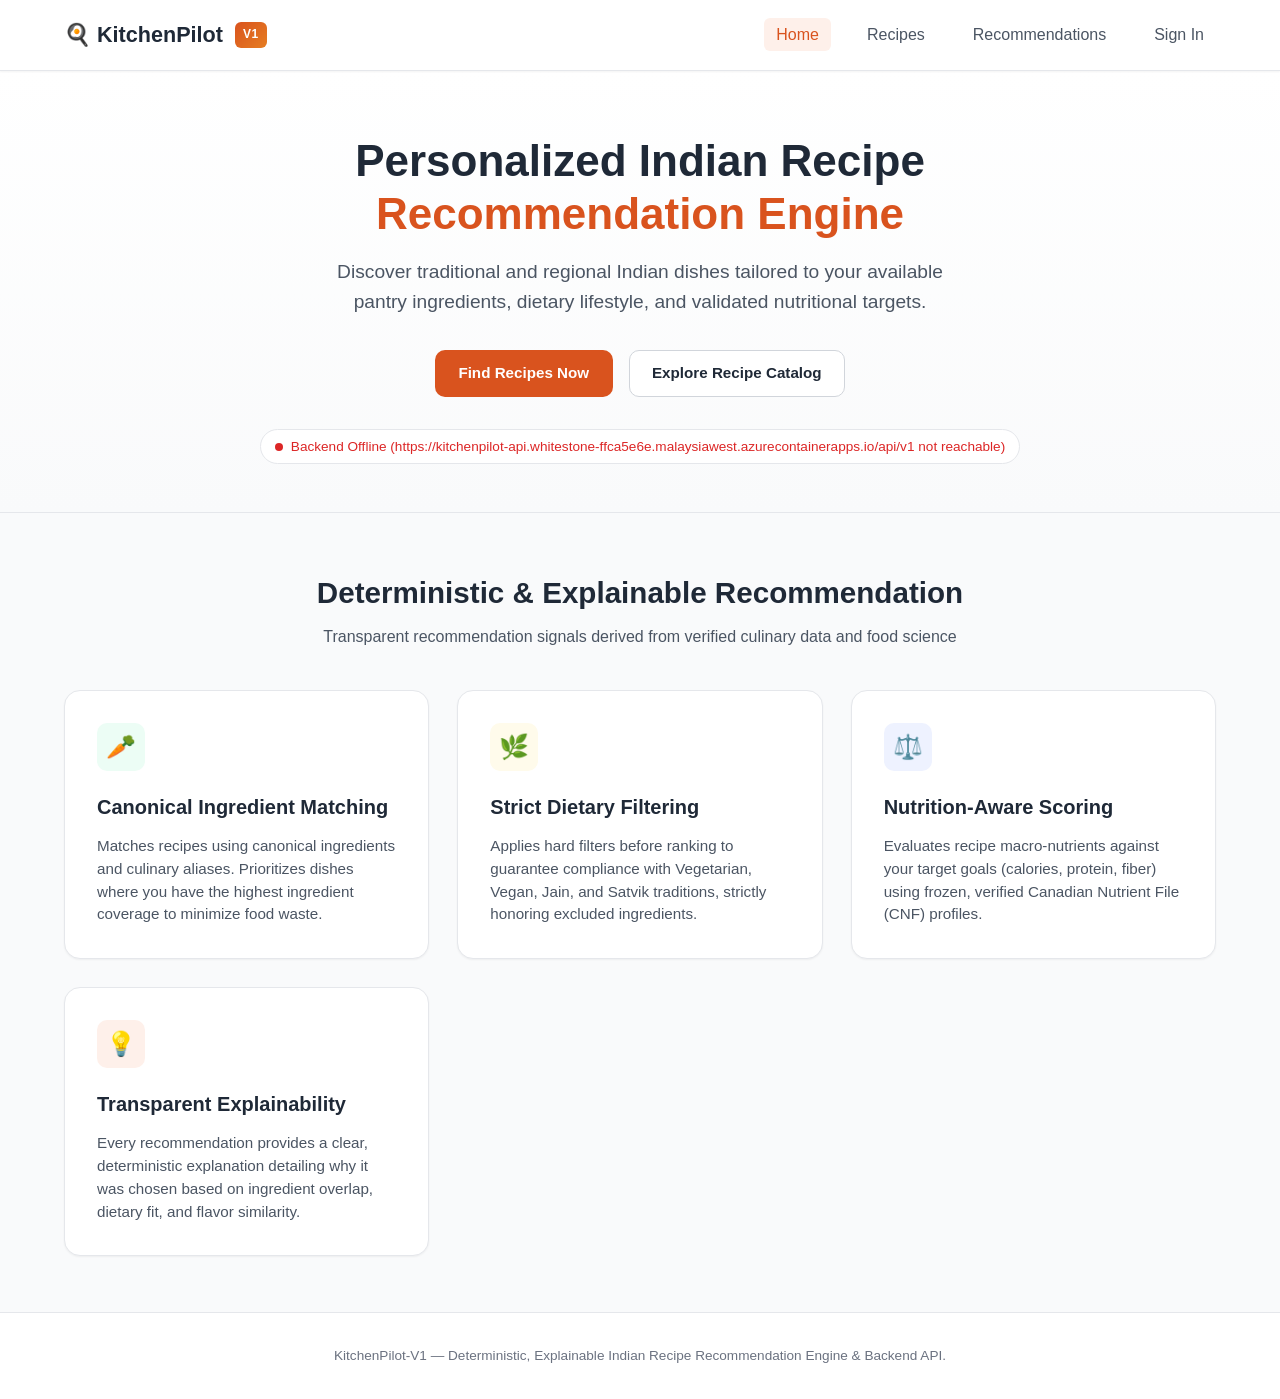
<file: frontend/index.html>
<!DOCTYPE html>
<html lang="en">
<head>
    <meta charset="UTF-8">
    <meta name="viewport" content="width=device-width, initial-scale=1.0">
    <title>KitchenPilot-V1 — Personalized Indian Recipe Recommendation</title>
    <link rel="stylesheet" href="css/style.css">
</head>
<body>

    <!-- Navigation Header -->
    <header class="navbar">
        <div class="container nav-container">
            <a href="index.html" class="brand">
                <span>🍳 KitchenPilot</span>
                <span class="brand-badge">V1</span>
            </a>
            <nav>
                <ul class="nav-links">
                    <li><a href="index.html" class="active">Home</a></li>
                    <li><a href="recipes.html">Recipes</a></li>
                    <li><a href="recommendations.html">Recommendations</a></li>
                    <li><a href="auth.html">Sign In</a></li>
                </ul>
            </nav>
        </div>
    </header>

    <!-- Hero Section -->
    <main>
        <section class="hero">
            <div class="container">
                <h1>Personalized Indian Recipe<br><span>Recommendation Engine</span></h1>
                <p>Discover traditional and regional Indian dishes tailored to your available pantry ingredients, dietary lifestyle, and validated nutritional targets.</p>
                <div class="cta-group">
                    <a href="recommendations.html" class="btn btn-primary">Find Recipes Now</a>
                    <a href="recipes.html" class="btn btn-secondary">Explore Recipe Catalog</a>
                </div>

                <!-- Backend Health Badge -->
                <div id="backend-status" class="backend-status-badge">
                    <span id="status-dot" class="status-dot"></span>
                    <span id="status-text">Checking backend status...</span>
                </div>
            </div>
        </section>

        <!-- System Explanation / Pillars Section -->
        <section class="features-section">
            <div class="container">
                <div class="section-header">
                    <h2>Deterministic & Explainable Recommendation</h2>
                    <p>Transparent recommendation signals derived from verified culinary data and food science</p>
                </div>

                <div class="pillars-grid">
                    <!-- Pillar 1: Ingredient Matching -->
                    <div class="pillar-card">
                        <div class="pillar-icon" style="background-color: var(--accent-emerald-light); color: var(--accent-emerald);">
                            🥕
                        </div>
                        <h3>Canonical Ingredient Matching</h3>
                        <p>Matches recipes using canonical ingredients and culinary aliases. Prioritizes dishes where you have the highest ingredient coverage to minimize food waste.</p>
                    </div>

                    <!-- Pillar 2: Personal Preferences -->
                    <div class="pillar-card">
                        <div class="pillar-icon" style="background-color: var(--accent-amber-light); color: var(--accent-amber);">
                            🌿
                        </div>
                        <h3>Strict Dietary Filtering</h3>
                        <p>Applies hard filters before ranking to guarantee compliance with Vegetarian, Vegan, Jain, and Satvik traditions, strictly honoring excluded ingredients.</p>
                    </div>

                    <!-- Pillar 3: Nutrition-Aware Ranking -->
                    <div class="pillar-card">
                        <div class="pillar-icon" style="background-color: var(--accent-indigo-light); color: var(--accent-indigo);">
                            ⚖️
                        </div>
                        <h3>Nutrition-Aware Scoring</h3>
                        <p>Evaluates recipe macro-nutrients against your target goals (calories, protein, fiber) using frozen, verified Canadian Nutrient File (CNF) profiles.</p>
                    </div>

                    <!-- Pillar 4: Explainability -->
                    <div class="pillar-card">
                        <div class="pillar-icon" style="background-color: var(--primary-light); color: var(--primary);">
                            💡
                        </div>
                        <h3>Transparent Explainability</h3>
                        <p>Every recommendation provides a clear, deterministic explanation detailing why it was chosen based on ingredient overlap, dietary fit, and flavor similarity.</p>
                    </div>
                </div>
            </div>
        </section>
    </main>

    <!-- Footer -->
    <footer>
        <div class="container">
            <p>KitchenPilot-V1 — Deterministic, Explainable Indian Recipe Recommendation Engine & Backend API.</p>
        </div>
    </footer>

    <!-- Scripts -->
    <script src="js/config.js"></script>
    <script src="js/api.js"></script>
    <script src="js/app.js"></script>
</body>
</html>
</file>
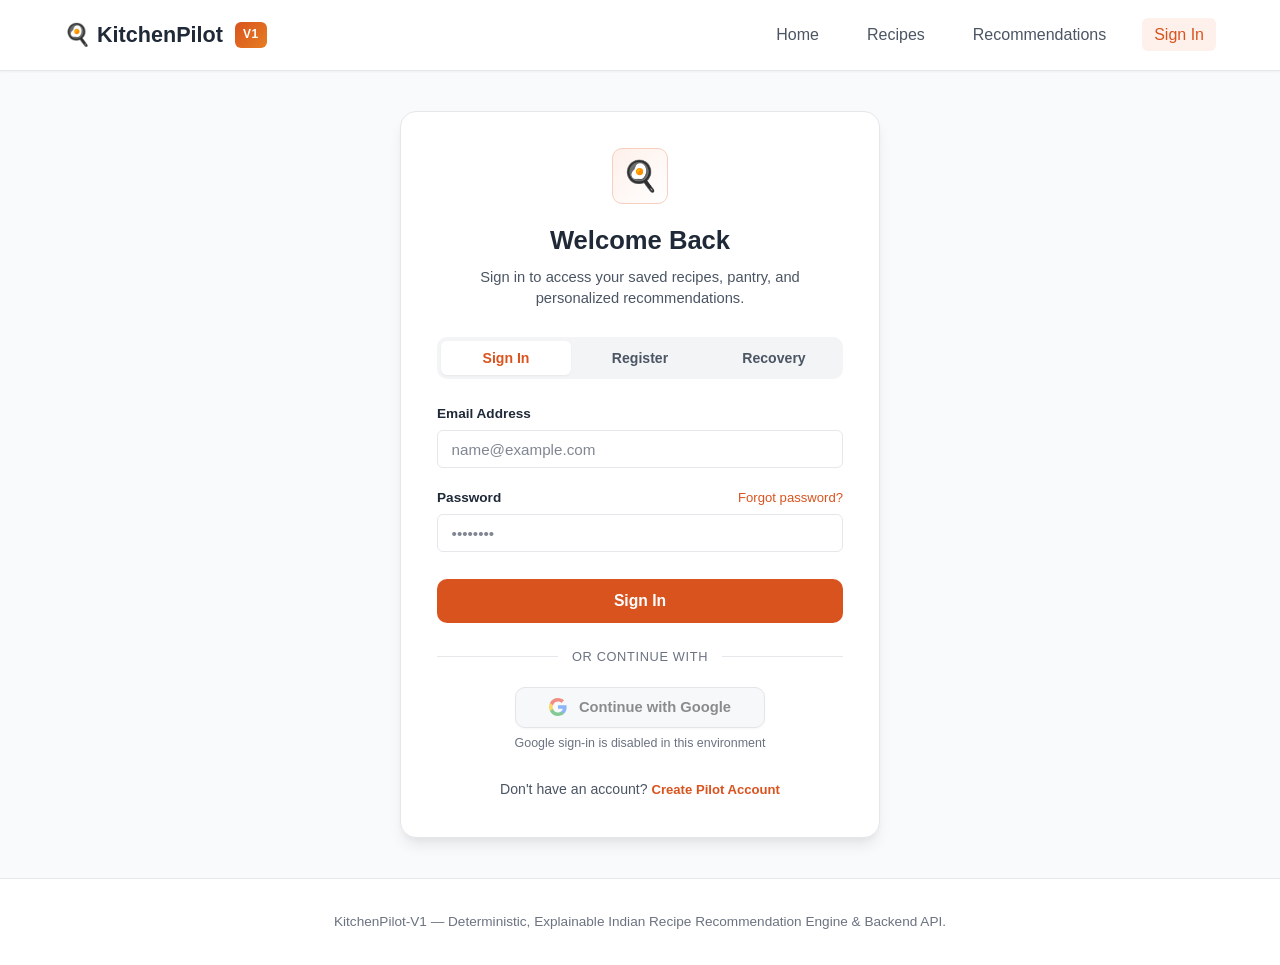
<file: frontend/auth.html>
<!DOCTYPE html>
<html lang="en">
<head>
    <meta charset="UTF-8">
    <meta name="viewport" content="width=device-width, initial-scale=1.0">
    <title>Authentication — KitchenPilot-V1</title>
    <link rel="stylesheet" href="css/style.css">
</head>
<body>

    <!-- Navigation Header -->
    <header class="navbar">
        <div class="container nav-container">
            <a href="index.html" class="brand">
                <span>🍳 KitchenPilot</span>
                <span class="brand-badge">V1</span>
            </a>
            <nav>
                <ul class="nav-links">
                    <li><a href="index.html">Home</a></li>
                    <li><a href="recipes.html">Recipes</a></li>
                    <li><a href="recommendations.html">Recommendations</a></li>
                    <li><a href="auth.html" class="active">Sign In</a></li>
                </ul>
            </nav>
        </div>
    </header>

    <!-- Main Auth Container -->
    <main class="auth-page-container">
        <div class="auth-card">
            <!-- Header -->
            <div class="auth-header">
                <div class="auth-header-icon">🍳</div>
                <h1 id="auth-card-title">Welcome Back</h1>
                <p id="auth-card-subtitle">Sign in to access your saved recipes, pantry, and personalized recommendations.</p>
            </div>

            <!-- Global Alert Container (Errors, Success, Rate Limiting countdowns) -->
            <div id="auth-global-alert" style="display: none;"></div>

            <!-- Segmented Control Tabs (Login / Register / Forgot) -->
            <div class="auth-tabs" id="auth-main-tabs">
                <button type="button" class="auth-tab-btn active" data-mode="login">Sign In</button>
                <button type="button" class="auth-tab-btn" data-mode="register">Register</button>
                <button type="button" class="auth-tab-btn" data-mode="forgot">Recovery</button>
            </div>

            <!-- VIEW 1: LOGIN -->
            <div id="view-login" class="auth-view">
                <form id="form-login" novalidate>
                    <div class="auth-form-group">
                        <label for="login-email">Email Address</label>
                        <input type="email" id="login-email" class="form-control" placeholder="name@example.com" autocomplete="email" required>
                    </div>

                    <div class="auth-form-group">
                        <label for="login-password">
                            <span>Password</span>
                            <a href="#forgot" class="auth-link" data-switch-mode="forgot">Forgot password?</a>
                        </label>
                        <input type="password" id="login-password" class="form-control" placeholder="••••••••" autocomplete="current-password" required>
                    </div>

                    <button type="submit" id="btn-login-submit" class="btn btn-primary auth-btn-block">
                        Sign In
                    </button>
                </form>

                <div class="auth-divider">
                    <span>or continue with</span>
                </div>

                <div class="google-btn-wrapper">
                    <div class="google-signin-btn-container"></div>
                </div>

                <div style="text-align: center; margin-top: 1.5rem; font-size: 0.88rem; color: var(--text-muted);">
                    Don't have an account?
                    <a href="#register" class="auth-link" data-switch-mode="register" style="font-weight: 700;">Create Pilot Account</a>
                </div>
            </div>

            <!-- VIEW 2: REGISTRATION -->
            <div id="view-register" class="auth-view" style="display: none;">
                <form id="form-register" novalidate>
                    <div class="auth-form-group">
                        <label for="reg-email">Email Address</label>
                        <input type="email" id="reg-email" class="form-control" placeholder="name@example.com" autocomplete="email" required>
                    </div>

                    <div class="auth-form-group">
                        <label for="reg-display-name">Display Name (Optional)</label>
                        <input type="text" id="reg-display-name" class="form-control" placeholder="Chef Priya" autocomplete="name">
                    </div>

                    <div class="auth-form-group">
                        <label for="reg-password">Password</label>
                        <input type="password" id="reg-password" class="form-control" placeholder="Create password" autocomplete="new-password" required>

                        <!-- Live Password Requirements Checklist -->
                        <div id="reg-password-requirements" class="password-requirements-box">
                            <div class="password-requirements-title">Password Requirements</div>
                            <ul class="req-list">
                                <li class="req-item unmet" data-req="length">
                                    <span class="req-icon">○</span> At least 8 characters
                                </li>
                                <li class="req-item unmet" data-req="uppercase">
                                    <span class="req-icon">○</span> At least 1 uppercase letter (A-Z)
                                </li>
                                <li class="req-item unmet" data-req="lowercase">
                                    <span class="req-icon">○</span> At least 1 lowercase letter (a-z)
                                </li>
                                <li class="req-item unmet" data-req="number">
                                    <span class="req-icon">○</span> At least 1 number (0-9)
                                </li>
                                <li class="req-item unmet" data-req="symbol">
                                    <span class="req-icon">○</span> At least 1 special character (!@#$%^&*)
                                </li>
                            </ul>
                        </div>
                    </div>

                    <div class="auth-form-group">
                        <label for="reg-confirm-password">Confirm Password</label>
                        <input type="password" id="reg-confirm-password" class="form-control" placeholder="Re-enter password" autocomplete="new-password" required>
                    </div>

                    <div class="auth-form-group" id="group-reg-invite">
                        <label for="reg-invite-code" id="lbl-reg-invite">Pilot Invite Code</label>
                        <input type="text" id="reg-invite-code" class="form-control" placeholder="Enter invite code" autocomplete="off">
                        <small style="font-size: 0.75rem; color: var(--text-light); margin-top: 2px;">Issued by study coordinator or pilot administrator.</small>
                    </div>

                    <button type="submit" id="btn-register-submit" class="btn btn-primary auth-btn-block">
                        Create Pilot Account
                    </button>
                </form>

                <div class="auth-divider">
                    <span>or continue with</span>
                </div>

                <div class="google-btn-wrapper">
                    <div class="google-signin-btn-container"></div>
                </div>

                <div style="text-align: center; margin-top: 1.5rem; font-size: 0.88rem; color: var(--text-muted);">
                    Already registered?
                    <a href="#login" class="auth-link" data-switch-mode="login" style="font-weight: 700;">Sign In</a>
                </div>
            </div>

            <!-- VIEW 3: FORGOT PASSWORD -->
            <div id="view-forgot" class="auth-view" style="display: none;">
                <p style="font-size: 0.9rem; color: var(--text-muted); margin-bottom: 1.25rem; line-height: 1.5;">
                    Enter the email address associated with your KitchenPilot account. We will send you instructions to securely reset your password.
                </p>

                <form id="form-forgot" novalidate>
                    <div class="auth-form-group">
                        <label for="forgot-email">Account Email</label>
                        <input type="email" id="forgot-email" class="form-control" placeholder="name@example.com" autocomplete="email" required>
                    </div>

                    <button type="submit" id="btn-forgot-submit" class="btn btn-primary auth-btn-block">
                        Send Reset Instructions
                    </button>
                </form>

                <div style="text-align: center; margin-top: 1.5rem; font-size: 0.88rem;">
                    <a href="#login" class="auth-link" data-switch-mode="login">← Back to Sign In</a>
                </div>
            </div>

            <!-- VIEW 4: RESET PASSWORD (Targeted via token in link) -->
            <div id="view-reset" class="auth-view" style="display: none;">
                <p style="font-size: 0.9rem; color: var(--text-muted); margin-bottom: 1.25rem; line-height: 1.5;">
                    Enter and confirm your new password below.
                </p>

                <form id="form-reset" novalidate>
                    <input type="hidden" id="reset-token">

                    <div class="auth-form-group">
                        <label for="reset-password">New Password</label>
                        <input type="password" id="reset-password" class="form-control" placeholder="New password" autocomplete="new-password" required>

                        <!-- Live Password Requirements Checklist -->
                        <div id="reset-password-requirements" class="password-requirements-box">
                            <div class="password-requirements-title">Password Requirements</div>
                            <ul class="req-list">
                                <li class="req-item unmet" data-req="length">
                                    <span class="req-icon">○</span> At least 8 characters
                                </li>
                                <li class="req-item unmet" data-req="uppercase">
                                    <span class="req-icon">○</span> At least 1 uppercase letter (A-Z)
                                </li>
                                <li class="req-item unmet" data-req="lowercase">
                                    <span class="req-icon">○</span> At least 1 lowercase letter (a-z)
                                </li>
                                <li class="req-item unmet" data-req="number">
                                    <span class="req-icon">○</span> At least 1 number (0-9)
                                </li>
                                <li class="req-item unmet" data-req="symbol">
                                    <span class="req-icon">○</span> At least 1 special character (!@#$%^&*)
                                </li>
                            </ul>
                        </div>
                    </div>

                    <div class="auth-form-group">
                        <label for="reset-confirm-password">Confirm New Password</label>
                        <input type="password" id="reset-confirm-password" class="form-control" placeholder="Re-enter new password" autocomplete="new-password" required>
                    </div>

                    <button type="submit" id="btn-reset-submit" class="btn btn-primary auth-btn-block">
                        Update Password
                    </button>
                </form>

                <div style="text-align: center; margin-top: 1.5rem; font-size: 0.88rem;">
                    <a href="#login" class="auth-link" data-switch-mode="login">← Return to Sign In</a>
                </div>
            </div>

            <!-- VIEW 5: EMAIL VERIFICATION -->
            <div id="view-verify" class="auth-view" style="display: none;">
                <input type="hidden" id="verify-token">

                <div id="verify-status-box" style="margin-bottom: 1.5rem;">
                    <!-- Populated dynamically by triggerEmailVerification -->
                    <p style="text-align: center; color: var(--text-muted); font-size: 0.9rem;">
                        Checking email verification status...
                    </p>
                </div>

                <div style="padding-top: 1rem; border-top: 1px solid var(--border-color);">
                    <h3 style="font-size: 0.95rem; font-weight: 700; color: var(--secondary); margin-bottom: 0.5rem;">
                        Resend Verification Email
                    </h3>
                    <p style="font-size: 0.84rem; color: var(--text-muted); margin-bottom: 0.85rem;">
                        Did not receive your verification link or has it expired? Enter your account email to request a new link:
                    </p>

                    <form id="form-resend-verification" novalidate>
                        <div class="auth-form-group">
                            <label for="resend-email">Email Address</label>
                            <input type="email" id="resend-email" class="form-control" placeholder="name@example.com" autocomplete="email" required>
                        </div>
                        <button type="submit" id="btn-resend-submit" class="btn btn-secondary auth-btn-block">
                            Resend Verification Link
                        </button>
                    </form>
                </div>

                <div style="text-align: center; margin-top: 1.5rem; font-size: 0.88rem;">
                    <a href="#login" class="auth-link" data-switch-mode="login">← Back to Sign In</a>
                </div>
            </div>
        </div>
    </main>

    <!-- Footer -->
    <footer>
        <div class="container">
            <p>KitchenPilot-V1 — Deterministic, Explainable Indian Recipe Recommendation Engine & Backend API.</p>
        </div>
    </footer>

    <!-- Scripts -->
    <script src="js/config.js"></script>
    <script src="js/api.js"></script>
    <script src="js/auth.js"></script>
</body>
</html>
</file>
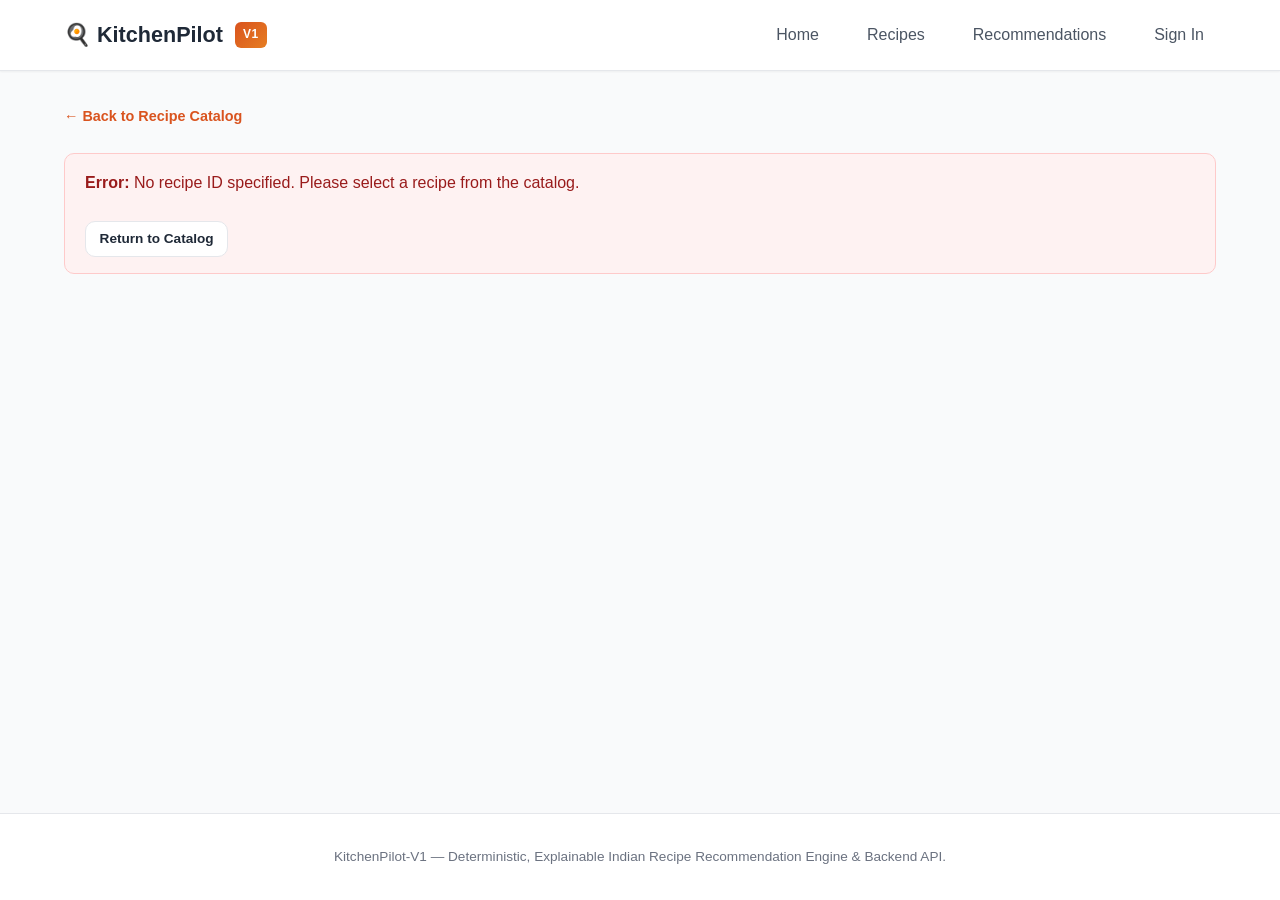
<file: frontend/recipe.html>
<!DOCTYPE html>
<html lang="en">
<head>
    <meta charset="UTF-8">
    <meta name="viewport" content="width=device-width, initial-scale=1.0">
    <title>Recipe Details — KitchenPilot-V1</title>
    <link rel="stylesheet" href="css/style.css">
</head>
<body>

    <!-- Navigation Header -->
    <header class="navbar">
        <div class="container nav-container">
            <a href="index.html" class="brand">
                <span>🍳 KitchenPilot</span>
                <span class="brand-badge">V1</span>
            </a>
            <nav>
                <ul class="nav-links">
                    <li><a href="index.html">Home</a></li>
                    <li><a href="recipes.html">Recipes</a></li>
                    <li><a href="recommendations.html">Recommendations</a></li>
                    <li><a href="auth.html">Sign In</a></li>
                </ul>
            </nav>
        </div>
    </header>

    <!-- Main Content Container -->
    <main class="container" style="padding-top: 2rem; padding-bottom: 3rem;">
        <!-- Breadcrumb / Back Link -->
        <div style="margin-bottom: 1.5rem;">
            <a href="recipes.html" style="font-size: 0.9rem; font-weight: 600; display: inline-flex; align-items: center; gap: 0.35rem;">
                &larr; Back to Recipe Catalog
            </a>
        </div>

        <div id="recipe-status"></div>

        <!-- Recipe Content (injected by recipe.js) -->
        <div id="recipe-content" style="display: none;">
            <!-- Header Card -->
            <section class="detail-header">
                <div style="display: flex; justify-content: space-between; align-items: flex-start; flex-wrap: wrap; gap: 1rem;">
                    <div>
                        <h1 id="recipe-title" class="detail-title"></h1>
                        <div id="recipe-local-name" class="detail-local-name"></div>
                        <div id="recipe-badges" class="detail-badges"></div>
                    </div>
                    <div style="display: flex; gap: 0.75rem; flex-wrap: wrap;">
                        <button id="btn-similar-recipes" class="btn btn-primary btn-sm">Find Similar Recipes 🔍</button>
                        <button id="btn-refresh-nutrition" class="btn btn-secondary btn-sm">Verify Nutrition ⚖️</button>
                    </div>
                </div>

                <div class="detail-stats-bar">
                    <div class="stat-item">
                        <div class="stat-label">Prep Time</div>
                        <div id="stat-prep" class="stat-value">-</div>
                    </div>
                    <div class="stat-item">
                        <div class="stat-label">Cook Time</div>
                        <div id="stat-cook" class="stat-value">-</div>
                    </div>
                    <div class="stat-item">
                        <div class="stat-label">Total Time</div>
                        <div id="stat-total" class="stat-value">-</div>
                    </div>
                    <div class="stat-item">
                        <div class="stat-label">Servings</div>
                        <div id="stat-servings" class="stat-value">-</div>
                    </div>
                    <div class="stat-item">
                        <div class="stat-label">Calories / Serving</div>
                        <div id="stat-calories" class="stat-value">-</div>
                    </div>
                </div>
            </section>

            <!-- Ingredients & Instructions Grid -->
            <div class="detail-grid">
                <!-- Ingredients Section -->
                <section class="detail-section">
                    <h2>🥕 Ingredients</h2>
                    <ul id="ingredients-list" class="ingredients-list"></ul>
                </section>

                <!-- Instructions Section -->
                <section class="detail-section">
                    <h2>📝 Instructions</h2>
                    <div id="instructions-container" class="instructions-text"></div>
                </section>
            </div>

            <!-- Verified Nutrition Details Panel -->
            <section class="detail-section" style="margin-bottom: 2.5rem;">
                <div style="display: flex; justify-content: space-between; align-items: center; flex-wrap: wrap; gap: 1rem;">
                    <h2>⚖️ Nutritional Profile (Per Serving)</h2>
                    <span id="nutrition-confidence-badge" style="font-size: 0.8rem; font-weight: 600; padding: 0.25rem 0.65rem; border-radius: var(--radius-full); background: var(--bg-subtle); color: var(--text-muted);">
                        Quality: Verified
                    </span>
                </div>
                <p style="font-size: 0.85rem; color: var(--text-light); margin-bottom: 1rem;">
                    Macro and micro nutrients calculated and frozen against Canadian Nutrient File (CNF) references.
                </p>

                <div class="nutrition-grid">
                    <div class="nut-cell">
                        <div class="nut-label">Calories</div>
                        <div id="nut-cal" class="nut-value">-</div>
                    </div>
                    <div class="nut-cell">
                        <div class="nut-label">Protein</div>
                        <div id="nut-protein" class="nut-value">-</div>
                    </div>
                    <div class="nut-cell">
                        <div class="nut-label">Fat</div>
                        <div id="nut-fat" class="nut-value">-</div>
                    </div>
                    <div class="nut-cell">
                        <div class="nut-label">Carbohydrates</div>
                        <div id="nut-carbs" class="nut-value">-</div>
                    </div>
                    <div class="nut-cell">
                        <div class="nut-label">Dietary Fiber</div>
                        <div id="nut-fiber" class="nut-value">-</div>
                    </div>
                    <div class="nut-cell">
                        <div class="nut-label">Sugar</div>
                        <div id="nut-sugar" class="nut-value">-</div>
                    </div>
                    <div class="nut-cell">
                        <div class="nut-label">Sodium</div>
                        <div id="nut-sodium" class="nut-value">-</div>
                    </div>
                </div>
            </section>

            <!-- Similar Recipes Section (Populated dynamically) -->
            <section id="similar-section" class="detail-section" style="display: none; margin-bottom: 2.5rem;">
                <div style="margin-bottom: 1.5rem;">
                    <h2>🍲 Similar Regional Recipes</h2>
                    <p style="color: var(--text-muted); font-size: 0.9rem;">
                        Top matching recipes computed using TF-IDF text features and cosine similarity.
                    </p>
                </div>
                <div id="similar-status"></div>
                <div id="similar-grid" class="recipes-grid"></div>
            </section>
        </div>
    </main>

    <!-- Footer -->
    <footer>
        <div class="container">
            <p>KitchenPilot-V1 — Deterministic, Explainable Indian Recipe Recommendation Engine & Backend API.</p>
        </div>
    </footer>

    <!-- Scripts -->
    <script src="js/config.js"></script>
    <script src="js/api.js"></script>
    <script src="js/recipe.js"></script>
</body>
</html>
</file>
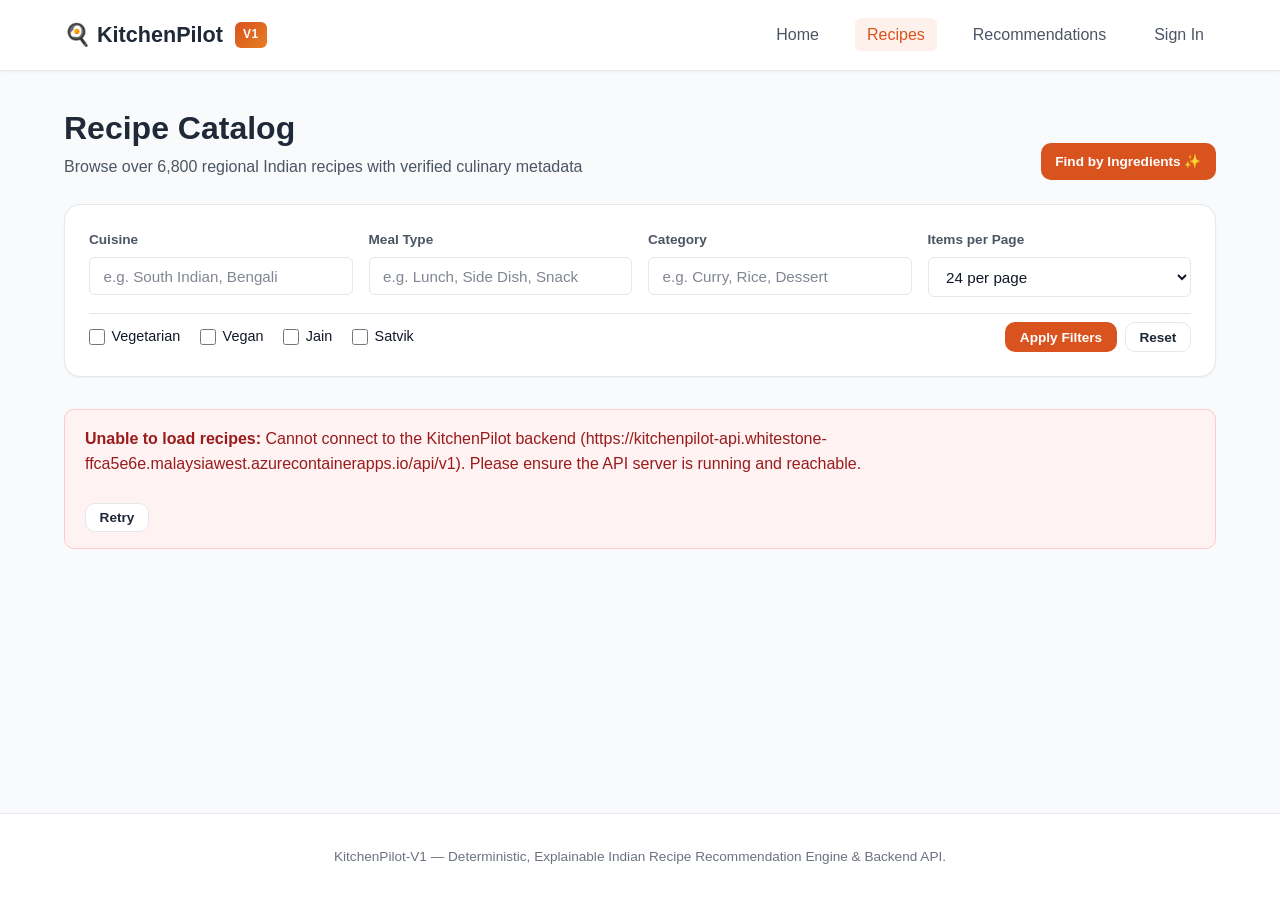
<file: frontend/recipes.html>
<!DOCTYPE html>
<html lang="en">
<head>
    <meta charset="UTF-8">
    <meta name="viewport" content="width=device-width, initial-scale=1.0">
    <title>Recipe Catalog — KitchenPilot-V1</title>
    <link rel="stylesheet" href="css/style.css">
</head>
<body>

    <!-- Navigation Header -->
    <header class="navbar">
        <div class="container nav-container">
            <a href="index.html" class="brand">
                <span>🍳 KitchenPilot</span>
                <span class="brand-badge">V1</span>
            </a>
            <nav>
                <ul class="nav-links">
                    <li><a href="index.html">Home</a></li>
                    <li><a href="recipes.html" class="active">Recipes</a></li>
                    <li><a href="recommendations.html">Recommendations</a></li>
                    <li><a href="auth.html">Sign In</a></li>
                </ul>
            </nav>
        </div>
    </header>

    <!-- Main Content -->
    <main class="container" style="padding-top: 2rem; padding-bottom: 3rem;">
        <div style="display: flex; justify-content: space-between; align-items: flex-end; margin-bottom: 1.5rem; flex-wrap: wrap; gap: 1rem;">
            <div>
                <h1 style="font-size: 2rem; font-weight: 800; color: var(--secondary);">Recipe Catalog</h1>
                <p style="color: var(--text-muted);">Browse over 6,800 regional Indian recipes with verified culinary metadata</p>
            </div>
            <a href="recommendations.html" class="btn btn-primary btn-sm">Find by Ingredients ✨</a>
        </div>

        <!-- Filter Controls -->
        <section class="card-filter">
            <form id="recipes-filter-form">
                <div class="filter-grid">
                    <div class="form-group">
                        <label for="filter-cuisine">Cuisine</label>
                        <input type="text" id="filter-cuisine" class="form-control" placeholder="e.g. South Indian, Bengali">
                    </div>
                    <div class="form-group">
                        <label for="filter-meal-type">Meal Type</label>
                        <input type="text" id="filter-meal-type" class="form-control" placeholder="e.g. Lunch, Side Dish, Snack">
                    </div>
                    <div class="form-group">
                        <label for="filter-category">Category</label>
                        <input type="text" id="filter-category" class="form-control" placeholder="e.g. Curry, Rice, Dessert">
                    </div>
                    <div class="form-group">
                        <label for="filter-page-size">Items per Page</label>
                        <select id="filter-page-size" class="form-control">
                            <option value="12">12 per page</option>
                            <option value="24" selected>24 per page</option>
                            <option value="48">48 per page</option>
                        </select>
                    </div>
                </div>

                <!-- Dietary Checkboxes -->
                <div style="display: flex; justify-content: space-between; align-items: center; flex-wrap: wrap; gap: 1rem; padding-top: 0.5rem; border-top: 1px solid var(--border-color);">
                    <div class="checkbox-group" style="margin-top: 0;">
                        <label class="checkbox-label">
                            <input type="checkbox" id="filter-veg">
                            <span>Vegetarian</span>
                        </label>
                        <label class="checkbox-label">
                            <input type="checkbox" id="filter-vegan">
                            <span>Vegan</span>
                        </label>
                        <label class="checkbox-label">
                            <input type="checkbox" id="filter-jain">
                            <span>Jain</span>
                        </label>
                        <label class="checkbox-label">
                            <input type="checkbox" id="filter-satvik">
                            <span>Satvik</span>
                        </label>
                    </div>

                    <div style="display: flex; gap: 0.5rem;">
                        <button type="submit" class="btn btn-primary btn-sm">Apply Filters</button>
                        <button type="button" id="btn-reset-filters" class="btn btn-secondary btn-sm">Reset</button>
                    </div>
                </div>
            </form>
        </section>

        <!-- Dynamic Container for Recipes or States -->
        <div id="status-container"></div>
        <div id="recipes-grid" class="recipes-grid"></div>

        <!-- Pagination Controls -->
        <div id="pagination" class="pagination" style="display: none;">
            <button id="btn-prev-page" class="btn btn-secondary btn-sm" disabled>&larr; Previous</button>
            <span id="page-indicator" class="page-info">Page 1 of 1</span>
            <button id="btn-next-page" class="btn btn-secondary btn-sm" disabled>Next &rarr;</button>
        </div>
    </main>

    <!-- Footer -->
    <footer>
        <div class="container">
            <p>KitchenPilot-V1 — Deterministic, Explainable Indian Recipe Recommendation Engine & Backend API.</p>
        </div>
    </footer>

    <!-- Scripts -->
    <script src="js/config.js"></script>
    <script src="js/api.js"></script>
    <script src="js/recipes.js"></script>
</body>
</html>
</file>
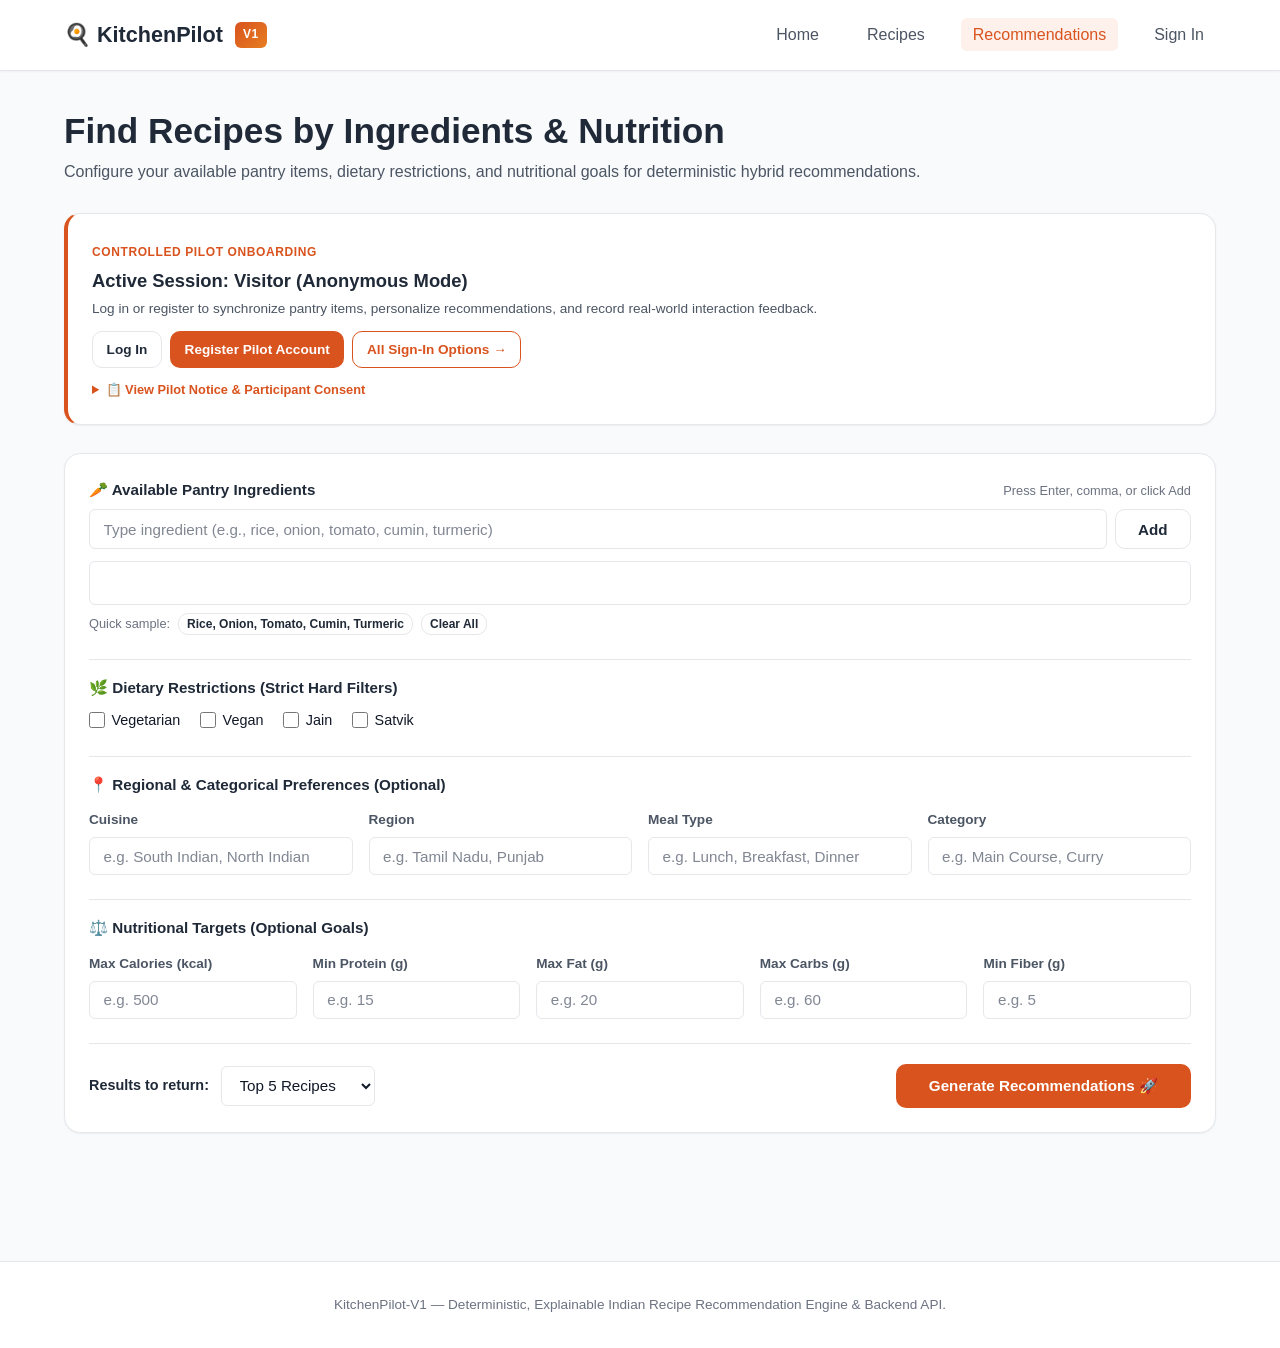
<file: frontend/recommendations.html>
<!DOCTYPE html>
<html lang="en">
<head>
    <meta charset="UTF-8">
    <meta name="viewport" content="width=device-width, initial-scale=1.0">
    <title>Personalized Recommendations — KitchenPilot-V1</title>
    <link rel="stylesheet" href="css/style.css">
</head>
<body>

    <!-- Navigation Header -->
    <header class="navbar">
        <div class="container nav-container">
            <a href="index.html" class="brand">
                <span>🍳 KitchenPilot</span>
                <span class="brand-badge">V1</span>
            </a>
            <nav>
                <ul class="nav-links">
                    <li><a href="index.html">Home</a></li>
                    <li><a href="recipes.html">Recipes</a></li>
                    <li><a href="recommendations.html" class="active">Recommendations</a></li>
                    <li><a href="auth.html" id="nav-auth-link">Sign In</a></li>
                </ul>
            </nav>
        </div>
    </header>

    <!-- Main Content -->
    <main class="container" style="padding-top: 2rem; padding-bottom: 3rem;">
        <div style="margin-bottom: 1.75rem;">
            <h1 style="font-size: 2.2rem; font-weight: 800; color: var(--secondary);">Find Recipes by Ingredients & Nutrition</h1>
            <p style="color: var(--text-muted);">Configure your available pantry items, dietary restrictions, and nutritional goals for deterministic hybrid recommendations.</p>
        </div>

        <!-- Non-Blocking Unverified Email Warning Banner (Stage 5) -->
        <div id="unverified-email-banner" class="unverified-warning-banner" style="display: none;">
            <div class="unverified-warning-content">
                <span style="font-size: 1.35rem;">✉️</span>
                <div>
                    <strong>Email Address Not Verified:</strong>
                    <span>Your account email is unverified. Please verify your email to enable account recovery.</span>
                </div>
            </div>
            <div class="unverified-warning-actions">
                <button type="button" id="btn-banner-resend-verification" class="btn btn-secondary btn-sm" style="font-size: 0.8rem; background-color: #ffffff;">
                    Resend Verification Link
                </button>
                <span id="banner-resend-status" style="font-size: 0.8rem; color: var(--accent-emerald); font-weight: 600; display: none;"></span>
            </div>
        </div>

        <!-- Controlled Pilot Session & Profile Management (Stage J) -->
        <section class="card-filter" id="pilot-session-card" style="margin-bottom: 1.75rem; border-left: 4px solid var(--primary);">
            <div style="display: flex; justify-content: space-between; align-items: center; flex-wrap: wrap; gap: 0.75rem;">
                <div>
                    <span style="font-size: 0.75rem; text-transform: uppercase; letter-spacing: 0.05em; font-weight: 700; color: var(--primary);">Controlled Pilot Onboarding</span>
                    <h2 id="pilot-user-status" style="font-size: 1.15rem; margin: 0.15rem 0; font-weight: 700; color: var(--secondary);">Active Session: Visitor (Anonymous Mode)</h2>
                    <p id="pilot-user-desc" style="font-size: 0.85rem; color: var(--text-muted); margin: 0;">Log in or register to synchronize pantry items, personalize recommendations, and record real-world interaction feedback.</p>
                </div>
                <div id="pilot-auth-actions" style="display: flex; gap: 0.5rem; flex-wrap: wrap;">
                    <button type="button" id="btn-show-login" class="btn btn-secondary btn-sm">Log In</button>
                    <button type="button" id="btn-show-register" class="btn btn-primary btn-sm">Register Pilot Account</button>
                    <a href="auth.html" class="btn btn-outline btn-sm">All Sign-In Options →</a>
                </div>
            </div>

            <!-- Inline Auth Form (Hidden by default) -->
            <div id="pilot-auth-box" style="display: none; margin-top: 1rem; padding-top: 1rem; border-top: 1px solid var(--border-color);">
                <div style="display: flex; gap: 0.75rem; flex-wrap: wrap; align-items: flex-end;">
                    <div class="form-group" style="margin: 0; flex: 1; min-width: 180px;">
                        <label for="auth-email" style="font-size: 0.8rem; font-weight: 600;">Email</label>
                        <input type="email" id="auth-email" class="form-control" placeholder="user@example.com">
                    </div>
                    <div class="form-group" style="margin: 0; flex: 1; min-width: 180px;">
                        <label for="auth-password" style="font-size: 0.8rem; font-weight: 600;">Password (min 8 chars)</label>
                        <input type="password" id="auth-password" class="form-control" placeholder="••••••••">
                    </div>
                    <div class="form-group" id="group-confirm-password" style="margin: 0; flex: 1; min-width: 180px; display: none;">
                        <label for="auth-confirm-password" style="font-size: 0.8rem; font-weight: 600;">Confirm Password</label>
                        <input type="password" id="auth-confirm-password" class="form-control" placeholder="••••••••">
                    </div>
                    <div class="form-group" id="group-display-name" style="margin: 0; flex: 1; min-width: 180px; display: none;">
                        <label for="auth-display-name" style="font-size: 0.8rem; font-weight: 600;">Display Name</label>
                        <input type="text" id="auth-display-name" class="form-control" placeholder="Chef Priya">
                    </div>
                    <div class="form-group" id="group-invite-code" style="margin: 0; flex: 1; min-width: 140px; display: none;">
                        <label for="auth-invite-code" id="lbl-invite-code" style="font-size: 0.8rem; font-weight: 600;">Invite Code</label>
                        <input type="text" id="auth-invite-code" class="form-control" placeholder="Enter invite code" autocomplete="off">
                        <small id="help-invite-code" style="font-size: 0.75rem; color: var(--text-muted); display: block; margin-top: 2px;">Issued by pilot admin</small>
                    </div>
                    <div style="display: flex; gap: 0.5rem;">
                        <button type="button" id="btn-submit-auth" class="btn btn-primary btn-sm">Submit</button>
                        <button type="button" id="btn-cancel-auth" class="btn btn-secondary btn-sm">Cancel</button>
                    </div>
                </div>
                <div style="display: flex; justify-content: space-between; align-items: center; margin-top: 0.5rem; flex-wrap: wrap;">
                    <div id="auth-error-msg" style="display: none; color: var(--danger); font-size: 0.85rem;"></div>
                    <div style="font-size: 0.8rem; margin-top: 0.25rem;">
                        <a href="auth.html#forgot" class="auth-link">Forgot password?</a> |
                        <a href="auth.html" class="auth-link">Google sign-in</a>
                    </div>
                </div>
            </div>

            <!-- Authenticated Controls (shown when logged in) -->
            <div id="pilot-user-controls" style="display: none; margin-top: 0.75rem; padding-top: 0.75rem; border-top: 1px dashed var(--border-color); display: flex; gap: 0.5rem; flex-wrap: wrap; align-items: center;">
                <button type="button" id="btn-load-pantry" class="btn btn-secondary btn-sm">Sync From My Pantry</button>
                <button type="button" id="btn-sync-prefs" class="btn btn-secondary btn-sm">Save Current Preferences</button>
                <button type="button" id="btn-purge-data" class="btn btn-secondary btn-sm" style="color: var(--danger);">Purge My Data</button>
                <button type="button" id="btn-deactivate-acct" class="btn btn-secondary btn-sm" style="color: var(--text-light);">Deactivate Participation</button>
                <button type="button" id="btn-pilot-logout" class="btn btn-secondary btn-sm">Log Out</button>
            </div>

            <!-- Pilot Notice & Participant Consent Accordion -->
            <div style="margin-top: 0.75rem; font-size: 0.8rem; color: var(--text-muted);">
                <details>
                    <summary style="cursor: pointer; font-weight: 600; color: var(--primary);">📋 View Pilot Notice & Participant Consent</summary>
                    <div style="margin-top: 0.5rem; padding: 0.75rem; background: var(--bg-subtle); border-radius: 6px; border: 1px solid var(--border-color); line-height: 1.45;">
                        <p style="margin: 0 0 0.4rem 0;"><strong>Controlled Pilot:</strong> You are participating in an experimental evaluation of the KitchenPilot-V1 personalized kitchen prototype (Intel Unnati-3). Participation is voluntary.</p>
                        <p style="margin: 0 0 0.4rem 0;"><strong>Medical Disclaimer:</strong> Nutritional data and recipe suggestions are for culinary and informational purposes only and do NOT constitute medical diagnosis or clinical dietary guidance.</p>
                        <p style="margin: 0;"><strong>Data & Privacy:</strong> We store your preferences, pantry items, and explicit interaction feedback to evaluate recommendation quality. You may permanently erase your data at any time via <em>Purge My Data</em>.</p>
                    </div>
                </details>
            </div>
        </section>

        <!-- Recommendation Form -->
        <section class="card-filter" style="margin-bottom: 2.5rem;">
            <form id="recommend-form">
                <!-- Section A: Available Ingredients -->
                <div style="margin-bottom: 1.5rem;">
                    <div style="display: flex; justify-content: space-between; align-items: baseline; margin-bottom: 0.4rem;">
                        <label for="ingredient-input" style="font-size: 0.95rem; font-weight: 700; color: var(--secondary);">
                            🥕 Available Pantry Ingredients
                        </label>
                        <span style="font-size: 0.8rem; color: var(--text-light);">Press Enter, comma, or click Add</span>
                    </div>

                    <div style="display: flex; gap: 0.5rem; margin-bottom: 0.75rem;">
                        <input type="text" id="ingredient-input" class="form-control" placeholder="Type ingredient (e.g., rice, onion, tomato, cumin, turmeric)">
                        <button type="button" id="btn-add-ingredient" class="btn btn-secondary">Add</button>
                    </div>

                    <!-- Interactive Tag Pills Container -->
                    <div id="ingredient-tags" class="tag-container">
                        <!-- Populated dynamically by JS -->
                    </div>

                    <!-- Quick Pre-fill / Shortcut Buttons -->
                    <div style="margin-top: 0.5rem; display: flex; align-items: center; gap: 0.5rem; flex-wrap: wrap;">
                        <span style="font-size: 0.8rem; color: var(--text-light);">Quick sample:</span>
                        <button type="button" class="btn btn-secondary btn-sm" id="btn-sample-pantry" style="padding: 0.2rem 0.5rem; font-size: 0.75rem;">
                            Rice, Onion, Tomato, Cumin, Turmeric
                        </button>
                        <button type="button" class="btn btn-secondary btn-sm" id="btn-clear-ingredients" style="padding: 0.2rem 0.5rem; font-size: 0.75rem;">
                            Clear All
                        </button>
                    </div>
                </div>

                <!-- Section B: Dietary Preferences (Hard Filters) -->
                <div style="padding-top: 1rem; border-top: 1px solid var(--border-color); margin-bottom: 1.5rem;">
                    <label style="font-size: 0.95rem; font-weight: 700; color: var(--secondary); margin-bottom: 0.4rem; display: block;">
                        🌿 Dietary Restrictions (Strict Hard Filters)
                    </label>
                    <div class="checkbox-group">
                        <label class="checkbox-label">
                            <input type="checkbox" id="pref-veg">
                            <span>Vegetarian</span>
                        </label>
                        <label class="checkbox-label">
                            <input type="checkbox" id="pref-vegan">
                            <span>Vegan</span>
                        </label>
                        <label class="checkbox-label">
                            <input type="checkbox" id="pref-jain">
                            <span>Jain</span>
                        </label>
                        <label class="checkbox-label">
                            <input type="checkbox" id="pref-satvik">
                            <span>Satvik</span>
                        </label>
                    </div>
                </div>

                <!-- Section C: Optional Regional Filters -->
                <div style="padding-top: 1rem; border-top: 1px solid var(--border-color); margin-bottom: 1.5rem;">
                    <label style="font-size: 0.95rem; font-weight: 700; color: var(--secondary); margin-bottom: 0.75rem; display: block;">
                        📍 Regional & Categorical Preferences (Optional)
                    </label>
                    <div class="filter-grid">
                        <div class="form-group">
                            <label for="pref-cuisine">Cuisine</label>
                            <input type="text" id="pref-cuisine" class="form-control" placeholder="e.g. South Indian, North Indian">
                        </div>
                        <div class="form-group">
                            <label for="pref-region">Region</label>
                            <input type="text" id="pref-region" class="form-control" placeholder="e.g. Tamil Nadu, Punjab">
                        </div>
                        <div class="form-group">
                            <label for="pref-meal-type">Meal Type</label>
                            <input type="text" id="pref-meal-type" class="form-control" placeholder="e.g. Lunch, Breakfast, Dinner">
                        </div>
                        <div class="form-group">
                            <label for="pref-category">Category</label>
                            <input type="text" id="pref-category" class="form-control" placeholder="e.g. Main Course, Curry">
                        </div>
                    </div>
                </div>

                <!-- Section D: Optional Nutrition Targets -->
                <div style="padding-top: 1rem; border-top: 1px solid var(--border-color); margin-bottom: 1.5rem;">
                    <label style="font-size: 0.95rem; font-weight: 700; color: var(--secondary); margin-bottom: 0.75rem; display: block;">
                        ⚖️ Nutritional Targets (Optional Goals)
                    </label>
                    <div class="filter-grid" style="grid-template-columns: repeat(auto-fit, minmax(180px, 1fr));">
                        <div class="form-group">
                            <label for="nut-max-cal">Max Calories (kcal)</label>
                            <input type="number" id="nut-max-cal" class="form-control" min="0" step="10" placeholder="e.g. 500">
                        </div>
                        <div class="form-group">
                            <label for="nut-min-prot">Min Protein (g)</label>
                            <input type="number" id="nut-min-prot" class="form-control" min="0" step="1" placeholder="e.g. 15">
                        </div>
                        <div class="form-group">
                            <label for="nut-max-fat">Max Fat (g)</label>
                            <input type="number" id="nut-max-fat" class="form-control" min="0" step="1" placeholder="e.g. 20">
                        </div>
                        <div class="form-group">
                            <label for="nut-max-carbs">Max Carbs (g)</label>
                            <input type="number" id="nut-max-carbs" class="form-control" min="0" step="1" placeholder="e.g. 60">
                        </div>
                        <div class="form-group">
                            <label for="nut-min-fiber">Min Fiber (g)</label>
                            <input type="number" id="nut-min-fiber" class="form-control" min="0" step="1" placeholder="e.g. 5">
                        </div>
                    </div>
                </div>

                <!-- Section E: Top K & Submit Button -->
                <div style="display: flex; justify-content: space-between; align-items: center; flex-wrap: wrap; gap: 1rem; padding-top: 1.25rem; border-top: 1px solid var(--border-color);">
                    <div style="display: flex; align-items: center; gap: 0.75rem;">
                        <label for="select-top-k" style="font-size: 0.9rem; font-weight: 600; color: var(--secondary);">Results to return:</label>
                        <select id="select-top-k" class="form-control" style="width: auto;">
                            <option value="5" selected>Top 5 Recipes</option>
                            <option value="10">Top 10 Recipes</option>
                            <option value="20">Top 20 Recipes</option>
                        </select>
                    </div>

                    <div style="display: flex; gap: 0.75rem;">
                        <button type="submit" class="btn btn-primary" style="padding: 0.75rem 2rem;">
                            Generate Recommendations 🚀
                        </button>
                    </div>
                </div>
            </form>
        </section>

        <!-- Results Section -->
        <section id="results-section">
            <div id="results-header" style="display: none; margin-bottom: 1.5rem;">
                <h2 style="font-size: 1.5rem; color: var(--secondary); margin-bottom: 0.25rem;">Recommendation Results</h2>
                <p id="results-meta" style="color: var(--text-muted); font-size: 0.9rem;"></p>
            </div>

            <div id="recommendations-status"></div>
            <div id="recommendations-grid" class="recipes-grid"></div>
        </section>
    </main>

    <!-- Footer -->
    <footer>
        <div class="container">
            <p>KitchenPilot-V1 — Deterministic, Explainable Indian Recipe Recommendation Engine & Backend API.</p>
        </div>
    </footer>

    <!-- Scripts -->
    <script src="js/config.js"></script>
    <script src="js/api.js"></script>
    <script src="js/recommendations.js"></script>
</body>
</html>
</file>
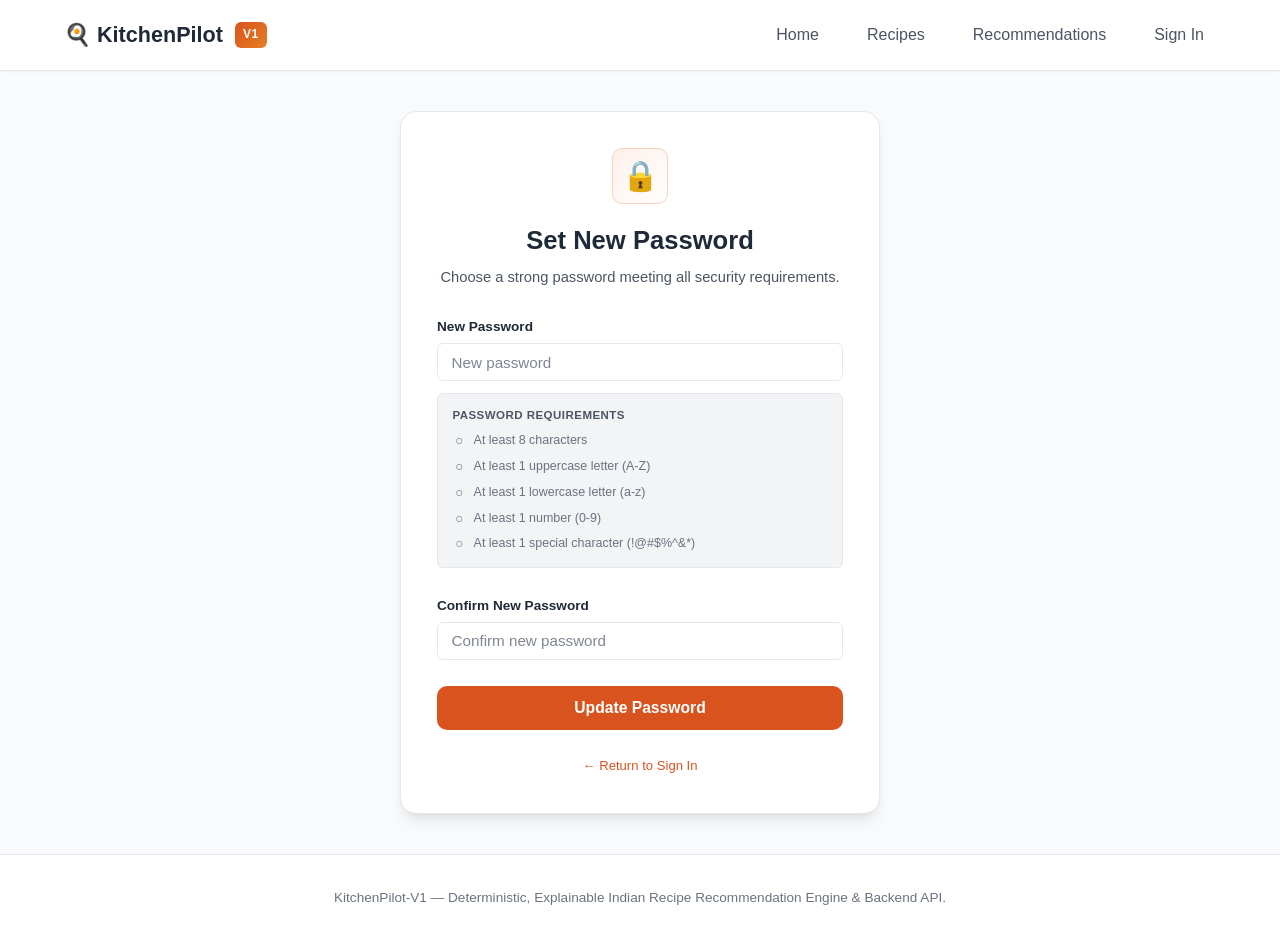
<file: frontend/reset-password.html>
<!DOCTYPE html>
<html lang="en">
<head>
    <meta charset="UTF-8">
    <meta name="viewport" content="width=device-width, initial-scale=1.0">
    <title>Reset Password — KitchenPilot-V1</title>
    <link rel="stylesheet" href="css/style.css">
</head>
<body>

    <!-- Navigation Header -->
    <header class="navbar">
        <div class="container nav-container">
            <a href="index.html" class="brand">
                <span>🍳 KitchenPilot</span>
                <span class="brand-badge">V1</span>
            </a>
            <nav>
                <ul class="nav-links">
                    <li><a href="index.html">Home</a></li>
                    <li><a href="recipes.html">Recipes</a></li>
                    <li><a href="recommendations.html">Recommendations</a></li>
                    <li><a href="auth.html">Sign In</a></li>
                </ul>
            </nav>
        </div>
    </header>

    <!-- Main Reset Container -->
    <main class="auth-page-container">
        <div class="auth-card">
            <div class="auth-header">
                <div class="auth-header-icon">🔒</div>
                <h1 id="auth-card-title">Set New Password</h1>
                <p id="auth-card-subtitle">Choose a new secure password for your KitchenPilot account.</p>
            </div>

            <!-- Global Alert Container -->
            <div id="auth-global-alert" style="display: none;"></div>

            <!-- Reset Password Form -->
            <div id="view-reset" class="auth-view" style="display: block;">
                <form id="form-reset" novalidate>
                    <input type="hidden" id="reset-token">

                    <div class="auth-form-group">
                        <label for="reset-password">New Password</label>
                        <input type="password" id="reset-password" class="form-control" placeholder="New password" autocomplete="new-password" required>

                        <!-- Live Password Requirements Checklist -->
                        <div id="reset-password-requirements" class="password-requirements-box">
                            <div class="password-requirements-title">Password Requirements</div>
                            <ul class="req-list">
                                <li class="req-item unmet" data-req="length">
                                    <span class="req-icon">○</span> At least 8 characters
                                </li>
                                <li class="req-item unmet" data-req="uppercase">
                                    <span class="req-icon">○</span> At least 1 uppercase letter (A-Z)
                                </li>
                                <li class="req-item unmet" data-req="lowercase">
                                    <span class="req-icon">○</span> At least 1 lowercase letter (a-z)
                                </li>
                                <li class="req-item unmet" data-req="number">
                                    <span class="req-icon">○</span> At least 1 number (0-9)
                                </li>
                                <li class="req-item unmet" data-req="symbol">
                                    <span class="req-icon">○</span> At least 1 special character (!@#$%^&*)
                                </li>
                            </ul>
                        </div>
                    </div>

                    <div class="auth-form-group">
                        <label for="reset-confirm-password">Confirm New Password</label>
                        <input type="password" id="reset-confirm-password" class="form-control" placeholder="Confirm new password" autocomplete="new-password" required>
                    </div>

                    <button type="submit" id="btn-reset-submit" class="btn btn-primary auth-btn-block">
                        Update Password
                    </button>
                </form>

                <div style="text-align: center; margin-top: 1.5rem; font-size: 0.88rem;">
                    <a href="auth.html#login" class="auth-link">← Return to Sign In</a>
                </div>
            </div>
        </div>
    </main>

    <!-- Footer -->
    <footer>
        <div class="container">
            <p>KitchenPilot-V1 — Deterministic, Explainable Indian Recipe Recommendation Engine & Backend API.</p>
        </div>
    </footer>

    <!-- Scripts -->
    <script src="js/config.js"></script>
    <script src="js/api.js"></script>
    <script src="js/auth.js"></script>
</body>
</html>
</file>
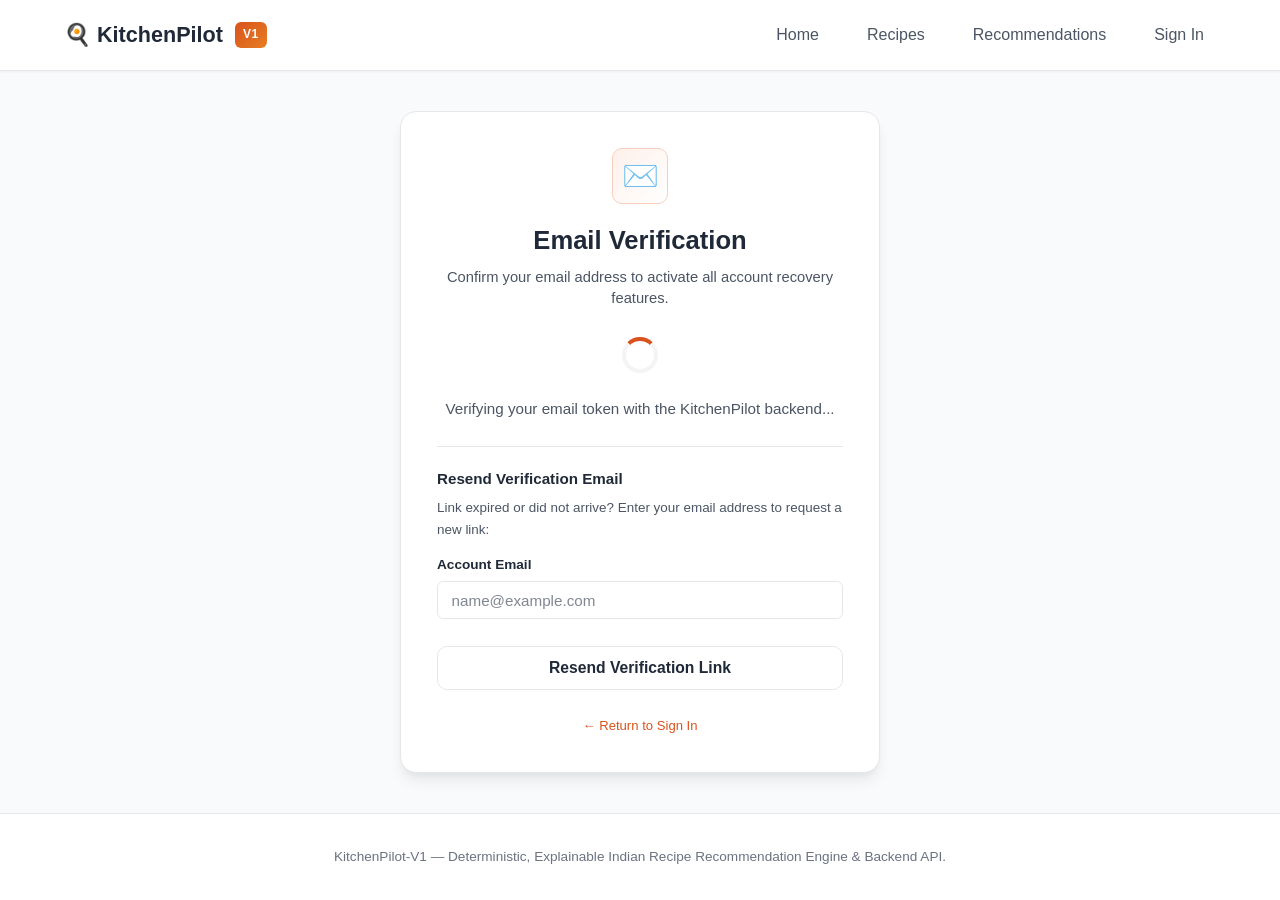
<file: frontend/verify-email.html>
<!DOCTYPE html>
<html lang="en">
<head>
    <meta charset="UTF-8">
    <meta name="viewport" content="width=device-width, initial-scale=1.0">
    <title>Verify Email — KitchenPilot-V1</title>
    <link rel="stylesheet" href="css/style.css">
</head>
<body>

    <!-- Navigation Header -->
    <header class="navbar">
        <div class="container nav-container">
            <a href="index.html" class="brand">
                <span>🍳 KitchenPilot</span>
                <span class="brand-badge">V1</span>
            </a>
            <nav>
                <ul class="nav-links">
                    <li><a href="index.html">Home</a></li>
                    <li><a href="recipes.html">Recipes</a></li>
                    <li><a href="recommendations.html">Recommendations</a></li>
                    <li><a href="auth.html">Sign In</a></li>
                </ul>
            </nav>
        </div>
    </header>

    <!-- Main Verification Container -->
    <main class="auth-page-container">
        <div class="auth-card">
            <div class="auth-header">
                <div class="auth-header-icon">✉️</div>
                <h1 id="auth-card-title">Email Verification</h1>
                <p id="auth-card-subtitle">Confirming your email address for secure access and account recovery.</p>
            </div>

            <!-- Global Alert Container -->
            <div id="auth-global-alert" style="display: none;"></div>

            <!-- Verification Status Content -->
            <div id="view-verify" class="auth-view" style="display: block;">
                <input type="hidden" id="verify-token">

                <div id="verify-status-box" style="margin-bottom: 1.5rem;">
                    <div class="spinner" style="width: 36px; height: 36px; margin: 1.5rem auto;"></div>
                    <p style="text-align: center; color: var(--text-muted); font-size: 0.95rem;">
                        Verifying your email token with the KitchenPilot backend...
                    </p>
                </div>

                <div style="padding-top: 1.25rem; border-top: 1px solid var(--border-color);">
                    <h3 style="font-size: 0.95rem; font-weight: 700; color: var(--secondary); margin-bottom: 0.4rem;">
                        Resend Verification Email
                    </h3>
                    <p style="font-size: 0.84rem; color: var(--text-muted); margin-bottom: 0.85rem;">
                        Link expired or did not arrive? Enter your email address to request a new link:
                    </p>

                    <form id="form-resend-verification" novalidate>
                        <div class="auth-form-group">
                            <label for="resend-email">Account Email</label>
                            <input type="email" id="resend-email" class="form-control" placeholder="name@example.com" autocomplete="email" required>
                        </div>
                        <button type="submit" id="btn-resend-submit" class="btn btn-secondary auth-btn-block">
                            Resend Verification Link
                        </button>
                    </form>
                </div>

                <div style="text-align: center; margin-top: 1.5rem; font-size: 0.88rem;">
                    <a href="auth.html#login" class="auth-link">← Return to Sign In</a>
                </div>
            </div>
        </div>
    </main>

    <!-- Footer -->
    <footer>
        <div class="container">
            <p>KitchenPilot-V1 — Deterministic, Explainable Indian Recipe Recommendation Engine & Backend API.</p>
        </div>
    </footer>

    <!-- Scripts -->
    <script src="js/config.js"></script>
    <script src="js/api.js"></script>
    <script src="js/auth.js"></script>
</body>
</html>
</file>
<file: frontend/css/style.css>
/**
 * KitchenPilot-V1 — Modern Food & Recommendation Dashboard Stylesheet
 * Self-contained Vanilla CSS with centralized semantic design system variables.
 * Fully compatible with native prefers-color-scheme and external dark mode extensions.
 */

:root {
    /* Color Scheme standard for light-by-default design */
    color-scheme: light;

    /* Surfaces & Backgrounds */
    --bg-main: #f9fafb;
    --bg-page: #f9fafb;
    --bg-card: #ffffff;
    --bg-surface: #ffffff;
    --bg-subtle: #f3f4f6;
    --bg-input: #ffffff;

    /* Typography & Neutrals */
    --text-main: #111827;
    --text-primary: #111827;
    --text-secondary: #1f2937;
    --text-muted: #4b5563;
    --text-light: #6b7280;
    --text-white: #ffffff;

    /* Secondary / Heading Neutrals */
    --secondary: #1f2937;
    --secondary-hover: #111827;

    /* Brand / Primary Accent */
    --primary: #d9531e;
    --primary-hover: #b83e10;
    --primary-light: #fef0ea;
    --primary-border: #f8cfbe;
    --primary-text: #ffffff;

    /* Borders */
    --border-color: #e5e7eb;
    --border-subtle: #f3f4f6;
    --border-strong: #d1d5db;
    --border-hover: #cbd5e1;
    --border-focus: #d9531e;
    --focus-ring: rgba(217, 83, 30, 0.18);

    /* Accents & Functional Colors */
    --accent-emerald: #059669;
    --accent-emerald-light: #ecfdf5;
    --accent-amber: #d97706;
    --accent-amber-light: #fffbeb;
    --accent-indigo: #4f46e5;
    --accent-indigo-light: #eef2ff;

    --success: #059669;
    --success-light: #ecfdf5;
    --success-border: #a7f3d0;
    --success-text: #065f46;

    --warning: #d97706;
    --warning-light: #fffbeb;
    --warning-border: #fde68a;
    --warning-title: #92400e;
    --warning-text: #78350f;
    --warning-badge-bg: #fef3c7;
    --warning-badge-text: #b45309;

    --danger: #dc2626;
    --danger-light: #fef2f2;
    --danger-border: #fecaca;
    --danger-text: #991b1b;

    /* Badges */
    --badge-cuisine-bg: var(--bg-subtle);
    --badge-cuisine-text: var(--text-muted);
    --badge-veg-bg: #ecfdf5;
    --badge-veg-text: #059669;
    --badge-veg-border: #a7f3d0;
    --badge-nonveg-bg: #fef2f2;
    --badge-nonveg-text: #dc2626;
    --badge-nonveg-border: #fecaca;
    --badge-diet-bg: #fffbeb;
    --badge-diet-text: #d97706;
    --badge-diet-border: #fde68a;

    /* Explainability Banner */
    --explanation-bg: #f0fdf4;
    --explanation-border: #bbf7d0;
    --explanation-text: #166534;

    /* Nutrition Panel */
    --nut-panel-bg: #fafafa;
    --nut-cell-bg: #ffffff;
    --nut-cell-border: var(--border-color);

    /* Hero Section */
    --hero-bg: #ffffff;
    --hero-bg-top: #ffffff;
    --hero-bg-bottom: var(--bg-main);
    --hero-text: var(--secondary);
    --hero-text-muted: var(--text-muted);
    --hero-border: var(--border-color);

    /* Shadows */
    --shadow-sm: 0 1px 2px 0 rgba(0, 0, 0, 0.05);
    --shadow-md: 0 4px 6px -1px rgba(0, 0, 0, 0.08), 0 2px 4px -1px rgba(0, 0, 0, 0.04);
    --shadow-lg: 0 10px 15px -3px rgba(0, 0, 0, 0.08), 0 4px 6px -2px rgba(0, 0, 0, 0.04);

    --radius-sm: 6px;
    --radius-md: 10px;
    --radius-lg: 16px;
    --radius-full: 9999px;

    --font-family: -apple-system, BlinkMacSystemFont, "Segoe UI", Roboto, "Helvetica Neue", Arial, sans-serif;
    --transition: all 0.2s ease-in-out;
}

/* Reset & Base */
*, *::before, *::after {
    box-sizing: border-box;
    margin: 0;
    padding: 0;
}

body {
    font-family: var(--font-family);
    background-color: var(--bg-main);
    color: var(--text-main);
    line-height: 1.6;
    min-height: 100vh;
    display: flex;
    flex-direction: column;
}

a {
    color: var(--primary);
    text-decoration: none;
    transition: var(--transition);
}

a:hover {
    color: var(--primary-hover);
}

/* Native form controls inherit light color-scheme */
input, select, textarea, button {
    color-scheme: light;
}

/* Layout */
.container {
    width: 100%;
    max-width: 1200px;
    margin: 0 auto;
    padding: 0 1.5rem;
}

/* Header & Navigation */
.navbar {
    background-color: var(--bg-card);
    border-bottom: 1px solid var(--border-color);
    position: sticky;
    top: 0;
    z-index: 50;
    box-shadow: var(--shadow-sm);
}

.nav-container {
    display: flex;
    align-items: center;
    justify-content: space-between;
    height: 70px;
}

.brand {
    display: flex;
    align-items: center;
    gap: 0.75rem;
    font-size: 1.35rem;
    font-weight: 700;
    color: var(--secondary);
    text-decoration: none;
}

.brand-badge {
    background: linear-gradient(135deg, var(--primary), #e67e22);
    color: var(--text-white);
    font-size: 0.75rem;
    font-weight: 600;
    padding: 0.2rem 0.5rem;
    border-radius: var(--radius-sm);
    letter-spacing: 0.5px;
}

.nav-links {
    display: flex;
    align-items: center;
    gap: 1.5rem;
    list-style: none;
}

.nav-links a {
    color: var(--text-muted);
    font-weight: 500;
    padding: 0.5rem 0.75rem;
    border-radius: var(--radius-sm);
}

.nav-links a:hover,
.nav-links a.active {
    color: var(--primary);
    background-color: var(--primary-light);
}

/* Hero Section */
.hero {
    background-color: var(--hero-bg);
    background: linear-gradient(180deg, var(--hero-bg-top) 0%, var(--hero-bg-bottom) 100%);
    padding: 4rem 0 3rem;
    text-align: center;
    border-bottom: 1px solid var(--hero-border);
}

.hero h1 {
    font-size: 2.75rem;
    font-weight: 800;
    color: var(--hero-text);
    margin-bottom: 1rem;
    line-height: 1.2;
}

.hero h1 span {
    color: var(--primary);
}

.hero p {
    font-size: 1.2rem;
    color: var(--hero-text-muted);
    max-width: 650px;
    margin: 0 auto 2rem;
}

.hero .btn-secondary {
    background-color: var(--bg-card);
    color: var(--hero-text);
    border-color: var(--border-strong);
}

.hero .btn-secondary:hover {
    background-color: var(--bg-subtle);
    border-color: var(--border-hover);
}

.backend-status-badge {
    margin-top: 2rem;
    display: inline-flex;
    align-items: center;
    gap: 0.5rem;
    font-size: 0.85rem;
    padding: 0.35rem 0.85rem;
    border-radius: var(--radius-full);
    background-color: var(--bg-card);
    border: 1px solid var(--border-color);
    color: var(--text-light);
}

.status-dot {
    width: 8px;
    height: 8px;
    border-radius: 50%;
    background-color: var(--text-light);
    display: inline-block;
}

.cta-group {
    display: flex;
    justify-content: center;
    gap: 1rem;
    flex-wrap: wrap;
}

/* Buttons */
.btn {
    display: inline-flex;
    align-items: center;
    justify-content: center;
    gap: 0.5rem;
    padding: 0.65rem 1.4rem;
    font-size: 0.95rem;
    font-weight: 600;
    border-radius: var(--radius-md);
    cursor: pointer;
    border: 1px solid transparent;
    transition: var(--transition);
    text-decoration: none;
}

.btn-primary {
    background-color: var(--primary);
    color: var(--primary-text);
}

.btn-primary:hover {
    background-color: var(--primary-hover);
    color: var(--primary-text);
    transform: translateY(-1px);
    box-shadow: var(--shadow-md);
}

.btn-secondary {
    background-color: var(--bg-card);
    color: var(--secondary);
    border-color: var(--border-color);
}

.btn-secondary:hover {
    background-color: var(--bg-subtle);
    border-color: var(--border-strong);
}

.btn-outline {
    background-color: transparent;
    color: var(--primary);
    border-color: var(--primary);
}

.btn-outline:hover {
    background-color: var(--primary-light);
}

.btn-sm {
    padding: 0.4rem 0.85rem;
    font-size: 0.85rem;
}

/* Feature Pillars Grid (Home) */
.features-section {
    padding: 3.5rem 0;
}

.section-header {
    text-align: center;
    margin-bottom: 2.5rem;
}

.section-header h2 {
    font-size: 1.85rem;
    color: var(--secondary);
    margin-bottom: 0.5rem;
}

.section-header p {
    color: var(--text-muted);
    font-size: 1rem;
}

.pillars-grid {
    display: grid;
    grid-template-columns: repeat(auto-fit, minmax(280px, 1fr));
    gap: 1.75rem;
}

.pillar-card {
    background-color: var(--bg-card);
    border: 1px solid var(--border-color);
    border-radius: var(--radius-lg);
    padding: 2rem;
    box-shadow: var(--shadow-sm);
    transition: var(--transition);
}

.pillar-card:hover {
    box-shadow: var(--shadow-md);
    border-color: var(--primary-border);
    transform: translateY(-2px);
}

.pillar-icon {
    width: 48px;
    height: 48px;
    border-radius: var(--radius-md);
    display: flex;
    align-items: center;
    justify-content: center;
    font-size: 1.5rem;
    margin-bottom: 1.25rem;
}

.pillar-card h3 {
    font-size: 1.25rem;
    color: var(--secondary);
    margin-bottom: 0.75rem;
}

.pillar-card p {
    color: var(--text-muted);
    font-size: 0.95rem;
    line-height: 1.5;
}

/* Filter Bar & Forms */
.card-filter {
    background-color: var(--bg-card);
    border: 1px solid var(--border-color);
    border-radius: var(--radius-lg);
    padding: 1.5rem;
    margin-bottom: 2rem;
    box-shadow: var(--shadow-sm);
}

.filter-grid {
    display: grid;
    grid-template-columns: repeat(auto-fit, minmax(200px, 1fr));
    gap: 1rem;
    margin-bottom: 1rem;
}

.form-group {
    display: flex;
    flex-direction: column;
    gap: 0.4rem;
}

.form-group label {
    font-size: 0.85rem;
    font-weight: 600;
    color: var(--text-muted);
}

.form-control {
    width: 100%;
    padding: 0.6rem 0.85rem;
    font-size: 0.95rem;
    border: 1px solid var(--border-color);
    border-radius: var(--radius-sm);
    background-color: var(--bg-input);
    color: var(--text-main);
    transition: var(--transition);
}

.form-control::placeholder {
    color: var(--text-light);
    opacity: 0.85;
}

.form-control:focus {
    outline: none;
    border-color: var(--border-focus);
    box-shadow: 0 0 0 3px var(--focus-ring);
}

.form-control:disabled {
    background-color: var(--bg-subtle);
    color: var(--text-muted);
    cursor: not-allowed;
    opacity: 0.7;
}

/* Checkbox Groups */
.checkbox-group {
    display: flex;
    flex-wrap: wrap;
    gap: 1.25rem;
    margin-top: 0.5rem;
}

.checkbox-label {
    display: inline-flex;
    align-items: center;
    gap: 0.4rem;
    font-size: 0.9rem;
    color: var(--text-main);
    cursor: pointer;
    font-weight: 500;
}

.checkbox-label input[type="checkbox"] {
    accent-color: var(--primary);
    width: 16px;
    height: 16px;
    cursor: pointer;
}

/* Tag Input Interaction */
.tag-input-wrapper {
    display: flex;
    flex-direction: column;
    gap: 0.5rem;
}

.tag-container {
    display: flex;
    flex-wrap: wrap;
    gap: 0.5rem;
    padding: 0.5rem;
    min-height: 44px;
    border: 1px solid var(--border-color);
    border-radius: var(--radius-sm);
    background-color: var(--bg-input);
}

.tag-item {
    background-color: var(--primary-light);
    color: var(--primary);
    border: 1px solid var(--primary-border);
    padding: 0.25rem 0.6rem;
    border-radius: var(--radius-full);
    font-size: 0.85rem;
    font-weight: 600;
    display: inline-flex;
    align-items: center;
    gap: 0.35rem;
}

.tag-remove {
    cursor: pointer;
    font-weight: bold;
    color: var(--primary);
    background: none;
    border: none;
    line-height: 1;
}

.tag-remove:hover {
    color: var(--primary-hover);
}

/* Matched & Missing Ingredient Tags in Cards */
.tag-matched {
    display: inline-block;
    font-size: 0.75rem;
    font-weight: 500;
    background-color: var(--badge-veg-bg);
    color: var(--badge-veg-text);
    border: 1px solid var(--badge-veg-border);
    border-radius: var(--radius-full);
    padding: 0.15rem 0.5rem;
    margin: 0.15rem;
}

.tag-missing {
    display: inline-block;
    font-size: 0.75rem;
    font-weight: 500;
    background-color: var(--bg-subtle);
    color: var(--text-muted);
    border: 1px solid var(--border-color);
    border-radius: var(--radius-full);
    padding: 0.15rem 0.5rem;
    margin: 0.15rem;
}

/* Recipe Cards Grid */
.recipes-grid {
    display: grid;
    grid-template-columns: repeat(auto-fill, minmax(320px, 1fr));
    gap: 1.5rem;
    margin-bottom: 2.5rem;
}

.recipe-card {
    background-color: var(--bg-card);
    border: 1px solid var(--border-color);
    border-radius: var(--radius-lg);
    padding: 1.5rem;
    box-shadow: var(--shadow-sm);
    display: flex;
    flex-direction: column;
    justify-content: space-between;
    transition: var(--transition);
}

.recipe-card:hover {
    box-shadow: var(--shadow-md);
    border-color: var(--border-hover);
    transform: translateY(-2px);
}

.card-header {
    margin-bottom: 0.75rem;
}

.card-header h3 {
    font-size: 1.15rem;
    font-weight: 700;
    color: var(--secondary);
    line-height: 1.35;
    margin-bottom: 0.4rem;
}

.card-meta {
    display: flex;
    flex-wrap: wrap;
    gap: 0.5rem;
    margin-bottom: 0.75rem;
}

.badge {
    font-size: 0.75rem;
    font-weight: 600;
    padding: 0.2rem 0.55rem;
    border-radius: var(--radius-full);
    text-transform: capitalize;
}

.badge-cuisine {
    background-color: var(--badge-cuisine-bg);
    color: var(--badge-cuisine-text);
}

.badge-veg {
    background-color: var(--badge-veg-bg);
    color: var(--badge-veg-text);
    border: 1px solid var(--badge-veg-border);
}

.badge-nonveg {
    background-color: var(--badge-nonveg-bg);
    color: var(--badge-nonveg-text);
    border: 1px solid var(--badge-nonveg-border);
}

.badge-diet {
    background-color: var(--badge-diet-bg);
    color: var(--badge-diet-text);
    border: 1px solid var(--badge-diet-border);
}

.card-body {
    flex-grow: 1;
    margin-bottom: 1rem;
    font-size: 0.9rem;
    color: var(--text-muted);
}

.info-row {
    display: flex;
    justify-content: space-between;
    margin-bottom: 0.35rem;
}

.card-footer {
    display: flex;
    align-items: center;
    justify-content: space-between;
    padding-top: 1rem;
    border-top: 1px solid var(--border-color);
}

/* Feedback Action Buttons */
.feedback-actions {
    display: flex;
    gap: 0.35rem;
    justify-content: flex-end;
    padding-top: 0.35rem;
    border-top: 1px solid var(--border-color);
}

.btn-fb {
    background-color: var(--bg-card);
    color: var(--text-muted);
    border: 1px solid var(--border-color);
    font-size: 0.8rem;
    padding: 0.2rem 0.45rem;
}

.btn-fb:hover {
    background-color: var(--bg-subtle);
    color: var(--text-main);
    border-color: var(--border-strong);
}

.btn-fb.active,
.btn-fb:disabled {
    background-color: var(--badge-veg-bg);
    color: var(--badge-veg-text);
    border-color: var(--badge-veg-border);
    cursor: default;
}

.btn-qual-fb {
    background-color: var(--bg-subtle);
    color: var(--text-muted);
    border: 1px solid var(--border-color);
    font-size: 0.8rem;
    padding: 0.2rem 0.45rem;
}

.btn-qual-fb:hover {
    background-color: var(--bg-card);
    color: var(--text-main);
    border-color: var(--border-strong);
}

/* Explainability Banner in Recommendation Cards */
.card-explanation {
    background-color: var(--explanation-bg);
    border: 1px solid var(--explanation-border);
    border-radius: var(--radius-sm);
    padding: 0.75rem;
    margin: 0.75rem 0;
    font-size: 0.85rem;
    color: var(--explanation-text);
    line-height: 1.45;
}

.score-badge {
    display: inline-flex;
    align-items: center;
    gap: 0.35rem;
    background-color: var(--primary-light);
    color: var(--primary);
    font-weight: 700;
    padding: 0.3rem 0.65rem;
    border-radius: var(--radius-md);
    font-size: 0.85rem;
}

/* Recipe Detail View */
.detail-header {
    background-color: var(--bg-card);
    border: 1px solid var(--border-color);
    border-radius: var(--radius-lg);
    padding: 2.5rem;
    margin-bottom: 2rem;
    box-shadow: var(--shadow-sm);
}

.detail-title {
    font-size: 2rem;
    font-weight: 800;
    color: var(--secondary);
    margin-bottom: 0.5rem;
}

.detail-local-name {
    font-size: 1.15rem;
    color: var(--text-light);
    margin-bottom: 1rem;
    font-style: italic;
}

.detail-badges {
    display: flex;
    flex-wrap: wrap;
    gap: 0.5rem;
    margin-bottom: 1.5rem;
}

.detail-stats-bar {
    display: grid;
    grid-template-columns: repeat(auto-fit, minmax(130px, 1fr));
    gap: 1rem;
    padding-top: 1.25rem;
    border-top: 1px solid var(--border-color);
}

.stat-item {
    text-align: center;
}

.stat-label {
    font-size: 0.8rem;
    color: var(--text-light);
    text-transform: uppercase;
    letter-spacing: 0.5px;
    font-weight: 600;
}

.stat-value {
    font-size: 1.2rem;
    font-weight: 700;
    color: var(--secondary);
    margin-top: 0.25rem;
}

.detail-grid {
    display: grid;
    grid-template-columns: 1fr 1fr;
    gap: 2rem;
    margin-bottom: 2.5rem;
}

@media (max-width: 860px) {
    .detail-grid {
        grid-template-columns: 1fr;
    }
}

.detail-section {
    background-color: var(--bg-card);
    border: 1px solid var(--border-color);
    border-radius: var(--radius-lg);
    padding: 2rem;
    box-shadow: var(--shadow-sm);
}

.detail-section h2 {
    font-size: 1.35rem;
    color: var(--secondary);
    margin-bottom: 1.25rem;
    display: flex;
    align-items: center;
    gap: 0.5rem;
}

.ingredients-list {
    list-style: none;
}

.ingredients-list li {
    padding: 0.6rem 0;
    border-bottom: 1px solid var(--border-subtle);
    font-size: 0.95rem;
    display: flex;
    align-items: flex-start;
    gap: 0.6rem;
}

.ingredients-list li::before {
    content: "•";
    color: var(--primary);
    font-size: 1.2rem;
    line-height: 1;
}

.instructions-text {
    white-space: pre-line;
    font-size: 0.95rem;
    color: var(--text-muted);
    line-height: 1.7;
}

/* Nutrition Modal / Panel */
.nutrition-panel {
    background-color: var(--nut-panel-bg);
    border: 1px solid var(--border-color);
    border-radius: var(--radius-md);
    padding: 1.25rem;
    margin-top: 1rem;
}

.nutrition-grid {
    display: grid;
    grid-template-columns: repeat(auto-fit, minmax(110px, 1fr));
    gap: 0.75rem;
    margin-top: 0.75rem;
}

.nut-cell {
    background-color: var(--nut-cell-bg);
    border: 1px solid var(--nut-cell-border);
    border-radius: var(--radius-sm);
    padding: 0.6rem;
    text-align: center;
}

.nut-label {
    font-size: 0.75rem;
    color: var(--text-light);
    font-weight: 600;
}

.nut-value {
    font-size: 1.05rem;
    font-weight: 700;
    color: var(--secondary);
    margin-top: 0.2rem;
}

/* Pagination */
.pagination {
    display: flex;
    align-items: center;
    justify-content: center;
    gap: 0.75rem;
    margin: 2.5rem 0 3rem;
}

.page-info {
    font-size: 0.9rem;
    color: var(--text-muted);
    font-weight: 500;
}

/* Loading & Empty States */
.state-box {
    text-align: center;
    padding: 3.5rem 1.5rem;
    background-color: var(--bg-card);
    border: 1px solid var(--border-color);
    border-radius: var(--radius-lg);
    margin: 2rem 0;
}

.state-box h3 {
    font-size: 1.25rem;
    color: var(--secondary);
    margin-bottom: 0.5rem;
}

.state-box p {
    color: var(--text-light);
    font-size: 0.95rem;
}

/* Warning & Hard Constraints State Box */
.state-box-warning {
    background-color: var(--warning-light) !important;
    border: 1px solid var(--warning-border) !important;
}

.state-box-warning h3 {
    color: var(--warning-title) !important;
}

.state-box-warning p {
    color: var(--warning-text) !important;
}

.state-warning-badge {
    display: inline-block;
    font-size: 0.75rem;
    font-weight: 700;
    text-transform: uppercase;
    background-color: var(--warning-badge-bg);
    color: var(--warning-badge-text);
    padding: 0.2rem 0.5rem;
    border-radius: var(--radius-sm);
    margin-bottom: 0.75rem;
}

.safe-adjustments-box {
    margin-top: 1rem;
    text-align: left;
    background-color: var(--bg-card);
    padding: 1rem;
    border-radius: var(--radius-md);
    border: 1px solid var(--border-color);
}

.spinner {
    width: 44px;
    height: 44px;
    border: 4px solid var(--bg-subtle);
    border-top: 4px solid var(--primary);
    border-radius: 50%;
    margin: 0 auto 1.25rem;
    animation: spin 0.8s linear infinite;
}

@keyframes spin {
    0% { transform: rotate(0deg); }
    100% { transform: rotate(360deg); }
}

.error-banner {
    background-color: var(--danger-light);
    border: 1px solid var(--danger-border);
    color: var(--danger-text);
    border-radius: var(--radius-md);
    padding: 1rem 1.25rem;
    margin-bottom: 1.5rem;
    display: flex;
    align-items: flex-start;
    gap: 0.75rem;
}

/* Footer */
footer {
    margin-top: auto;
    background-color: var(--bg-card);
    border-top: 1px solid var(--border-color);
    padding: 2rem 0;
    text-align: center;
    color: var(--text-light);
    font-size: 0.85rem;
}

/* ==========================================================================
   Authentication System Styles (Stage 5)
   ========================================================================== */

.auth-page-container {
    display: flex;
    justify-content: center;
    align-items: center;
    min-height: calc(100vh - 180px);
    padding: 2.5rem 1.25rem;
}

.auth-card {
    background-color: var(--bg-card);
    border: 1px solid var(--border-color);
    border-radius: var(--radius-lg);
    box-shadow: var(--shadow-lg);
    width: 100%;
    max-width: 480px;
    padding: 2.25rem;
    position: relative;
    overflow: hidden;
}

.auth-header {
    text-align: center;
    margin-bottom: 1.75rem;
}

.auth-header-icon {
    width: 56px;
    height: 56px;
    border-radius: var(--radius-md);
    background: linear-gradient(135deg, var(--primary-light), #fff);
    border: 1px solid var(--primary-border);
    display: flex;
    align-items: center;
    justify-content: center;
    font-size: 1.85rem;
    margin: 0 auto 1rem;
}

.auth-header h1 {
    font-size: 1.6rem;
    font-weight: 800;
    color: var(--secondary);
    margin-bottom: 0.35rem;
}

.auth-header p {
    color: var(--text-muted);
    font-size: 0.92rem;
    line-height: 1.45;
}

/* Auth Segmented Navigation Tabs */
.auth-tabs {
    display: flex;
    background-color: var(--bg-subtle);
    border-radius: var(--radius-md);
    padding: 0.25rem;
    margin-bottom: 1.5rem;
    gap: 0.25rem;
}

.auth-tab-btn {
    flex: 1;
    text-align: center;
    padding: 0.55rem 0.75rem;
    font-size: 0.88rem;
    font-weight: 600;
    color: var(--text-muted);
    background: transparent;
    border: none;
    border-radius: var(--radius-sm);
    cursor: pointer;
    transition: var(--transition);
}

.auth-tab-btn:hover {
    color: var(--text-main);
}

.auth-tab-btn.active {
    background-color: var(--bg-card);
    color: var(--primary);
    box-shadow: var(--shadow-sm);
}

/* Auth Form Fields */
.auth-form-group {
    margin-bottom: 1.15rem;
    display: flex;
    flex-direction: column;
    gap: 0.35rem;
}

.auth-form-group label {
    font-size: 0.85rem;
    font-weight: 600;
    color: var(--secondary);
    display: flex;
    justify-content: space-between;
    align-items: center;
}

.auth-link {
    font-size: 0.82rem;
    color: var(--primary);
    font-weight: 500;
    cursor: pointer;
    text-decoration: none;
}

.auth-link:hover {
    text-decoration: underline;
    color: var(--primary-hover);
}

/* Password Requirements Checklist */
.password-requirements-box {
    background-color: var(--bg-subtle);
    border: 1px solid var(--border-color);
    border-radius: var(--radius-sm);
    padding: 0.75rem 0.9rem;
    margin-top: 0.35rem;
    margin-bottom: 0.5rem;
    font-size: 0.78rem;
}

.password-requirements-title {
    font-weight: 700;
    color: var(--text-muted);
    margin-bottom: 0.4rem;
    text-transform: uppercase;
    letter-spacing: 0.04em;
    font-size: 0.72rem;
}

.req-list {
    list-style: none;
    display: flex;
    flex-direction: column;
    gap: 0.25rem;
}

.req-item {
    display: flex;
    align-items: center;
    gap: 0.45rem;
    color: var(--text-light);
    transition: var(--transition);
}

.req-item .req-icon {
    font-size: 0.85rem;
    width: 14px;
    display: inline-block;
    text-align: center;
}

.req-item.met {
    color: var(--accent-emerald);
    font-weight: 600;
}

.req-item.unmet {
    color: var(--text-light);
}

/* Submit and Action Buttons */
.auth-btn-block {
    width: 100%;
    padding: 0.75rem 1.25rem;
    font-size: 0.98rem;
    font-weight: 700;
    border-radius: var(--radius-md);
    margin-top: 0.5rem;
}

/* Divider with text */
.auth-divider {
    display: flex;
    align-items: center;
    text-align: center;
    margin: 1.5rem 0 1.25rem;
    color: var(--text-light);
    font-size: 0.8rem;
    text-transform: uppercase;
    letter-spacing: 0.05em;
}

.auth-divider::before,
.auth-divider::after {
    content: "";
    flex: 1;
    border-bottom: 1px solid var(--border-color);
}

.auth-divider span {
    padding: 0 0.85rem;
}

/* Google Sign-in Button */
.google-btn-wrapper {
    width: 100%;
    display: flex;
    flex-direction: column;
    align-items: center;
    justify-content: center;
}

.google-custom-btn {
    width: 100%;
    display: flex;
    align-items: center;
    justify-content: center;
    gap: 0.75rem;
    padding: 0.65rem 1.25rem;
    background-color: var(--bg-card);
    color: #3c4043;
    border: 1px solid var(--border-strong);
    border-radius: var(--radius-md);
    font-size: 0.92rem;
    font-weight: 600;
    cursor: pointer;
    transition: var(--transition);
    box-shadow: var(--shadow-sm);
}

.google-custom-btn:hover:not(:disabled) {
    background-color: #f8fafc;
    border-color: #94a3b8;
    box-shadow: var(--shadow-md);
}

.google-custom-btn:disabled {
    opacity: 0.6;
    cursor: not-allowed;
    background-color: var(--bg-subtle);
}

.google-disabled-note {
    font-size: 0.78rem;
    color: var(--text-light);
    margin-top: 0.4rem;
    text-align: center;
}

/* Alert Boxes */
.auth-alert {
    padding: 0.85rem 1rem;
    border-radius: var(--radius-md);
    font-size: 0.88rem;
    line-height: 1.45;
    margin-bottom: 1.25rem;
    display: flex;
    align-items: flex-start;
    gap: 0.65rem;
}

.auth-alert-icon {
    font-size: 1.15rem;
    line-height: 1;
    flex-shrink: 0;
}

.auth-alert-error {
    background-color: var(--danger-light);
    border: 1px solid var(--danger-border);
    color: var(--danger-text);
}

.auth-alert-success {
    background-color: var(--success-light);
    border: 1px solid var(--success-border);
    color: var(--success-text);
}

.auth-alert-warning {
    background-color: var(--warning-light);
    border: 1px solid var(--warning-border);
    color: var(--warning-text);
}

.auth-alert-info {
    background-color: var(--accent-indigo-light);
    border: 1px solid #c7d2fe;
    color: #3730a3;
}

/* Countdown / Rate Limit Notice */
.countdown-badge {
    display: inline-block;
    font-weight: 700;
    background: rgba(220, 38, 38, 0.12);
    color: var(--danger);
    padding: 0.15rem 0.5rem;
    border-radius: var(--radius-sm);
    margin: 0 0.25rem;
    font-variant-numeric: tabular-nums;
}

/* Unverified Email Warning Banner (Authenticated UI) */
.unverified-warning-banner {
    background: linear-gradient(90deg, #fffbeb, #fef3c7);
    border: 1px solid var(--warning-border);
    border-left: 4px solid var(--warning);
    border-radius: var(--radius-md);
    padding: 0.85rem 1.25rem;
    margin-bottom: 1.5rem;
    display: flex;
    align-items: center;
    justify-content: space-between;
    flex-wrap: wrap;
    gap: 0.85rem;
    box-shadow: var(--shadow-sm);
}

.unverified-warning-content {
    display: flex;
    align-items: center;
    gap: 0.75rem;
    color: var(--warning-text);
    font-size: 0.9rem;
}

.unverified-warning-content strong {
    color: var(--warning-title);
}

.unverified-warning-actions {
    display: flex;
    gap: 0.5rem;
    align-items: center;
}

/* Responsiveness */
@media (max-width: 640px) {
    .auth-card {
        padding: 1.5rem;
    }

    .auth-header h1 {
        font-size: 1.4rem;
    }

    .unverified-warning-banner {
        flex-direction: column;
        align-items: flex-start;
    }
}
</file>
